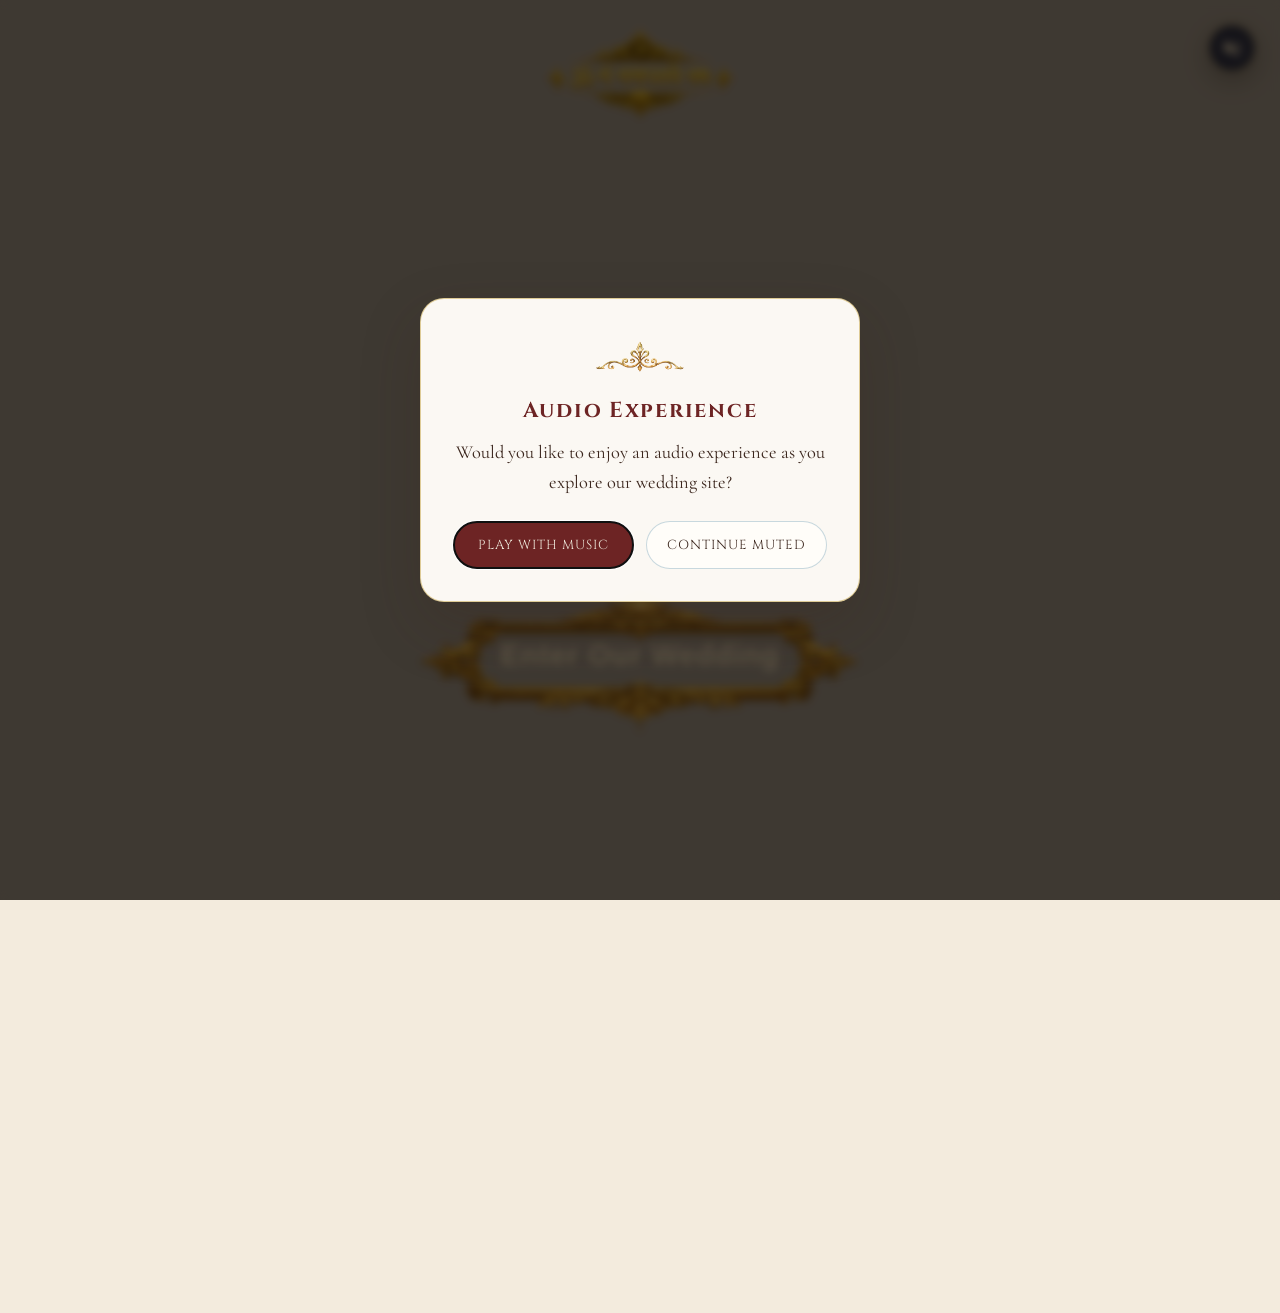
<file: index.html>
<!DOCTYPE html>
<html lang="en">
<head>
  <meta charset="UTF-8"/>
  <meta name="viewport" content="width=device-width, initial-scale=1.0"/>
  <title>Lalana & Kartik Wedding</title>

  <script>
    if (window.location.hash === "#main") {
      document.documentElement.classList.add("skip-splash");
    } else {
      document.documentElement.classList.add("splash-active");
    }
  </script>

  <link rel="preconnect" href="https://fonts.googleapis.com">
  <link rel="preconnect" href="https://fonts.gstatic.com" crossorigin>
  <link href="https://fonts.googleapis.com/css2?family=Cormorant+Garamond:wght@400;500;600;700&family=Cinzel:wght@400;500;600;700&family=Cinzel+Decorative:wght@400;700&family=Parisienne&family=Playfair+Display:wght@500;600&family=Noto+Serif+Telugu:wght@400;500;600;700&display=swap" rel="stylesheet">

  <link rel="stylesheet" href="styles.css?v=40"/>
</head>
<body>

<!-- ============ SPLASH SCREEN ============ -->
<section class="splash" id="splash">
  <video id="heroVideo" class="bg-video" autoplay muted loop playsinline>
    <source src="ganapati-video.mp4" type="video/mp4">
  </video>

  <div class="overlay"></div>

  <div class="splash-sound-wrap">
    <button type="button" id="splashSoundBtn" class="splash-sound-btn" aria-label="Unmute splash video" aria-pressed="true">
      <svg class="sound-icon sound-icon-muted" viewBox="0 0 24 24" width="22" height="22" fill="currentColor" aria-hidden="true">
        <path d="M16.5 12A4.5 4.5 0 0 0 14 8.03v2.21l2.45 2.45c.03-.2.05-.41.05-.69zm2.5 0c0 .94-.2 1.82-.54 2.64l1.51 1.51A8.796 8.796 0 0 0 21 12c0-2.76-1.28-5.22-3.29-6.82l-1.5 1.5A6.5 6.5 0 0 1 19 12zM4.27 3 3 4.27 7.73 9H3v6h4l5 5v-6.73l4.25 4.25c-.67.52-1.42.93-2.25 1.18v2.06a8.99 8.99 0 0 0 3.69-1.81L19.73 21 21 19.73l-9-9L4.27 3zM12 4 9.91 6.09 12 8.18V4z"/>
      </svg>
      <svg class="sound-icon sound-icon-unmuted" viewBox="0 0 24 24" width="22" height="22" fill="currentColor" aria-hidden="true">
        <path d="M3 9v6h4l5 5V4L7 9H3zm13.5 3A4.5 4.5 0 0 0 14 7.97v8.05c1.48-.73 2.5-2.25 2.5-4.02zM14 3.23v2.06c2.89.86 5 3.54 5 6.71s-2.11 5.85-5 6.71v2.06c4.01-.91 7-4.49 7-8.77s-2.99-7.86-7-8.77z"/>
      </svg>
    </button>
  </div>

  <div class="splash-content">
    <div class="mantra-wrapper">
      <img src="om-ganapati.png?v=3" class="mantra-img" alt="ॐ गं गणपतये नमः">
    </div>

    <button id="enterBtn" class="royal-image-btn">
      <img src="royal-button-frame-v2.png" alt="" class="button-frame-img"/>
      <span class="button-text">Enter Our Wedding</span>
    </button>
  </div>
</section>

<!-- ============ MAIN WELCOME SITE ============ -->
<div class="site welcome-active">

  <div id="site-nav-mount">
    <header class="site-nav">
      <a class="brand-monogram" href="index.html#main" aria-label="Lalana & Kartik — Home">
        <span class="lk-lockup">
          <img class="silhouette" src="lk-silhouette-from-a.png" alt=""/>
          <span class="letters" aria-hidden="true"><span>L</span><span class="amp">&</span><span>K</span></span>
        </span>
      </a>
      <nav>
        <ul class="nav-links" id="navLinks">
          <li><a href="index.html#main"><svg class="nav-icon" viewBox="0 0 24 24" width="16" height="16" fill="currentColor"><path d="M10 20v-6h4v6h5v-8h3L12 3 2 12h3v8z"/></svg>Home</a></li>
          <li class="sep">|</li>
          <li><a href="events.html"><svg class="nav-icon" viewBox="0 0 24 24" width="16" height="16" fill="currentColor"><path d="M12 3L2 9v2h2v8h16V11h2V9L12 3zm0 2.31L18 9H6l6-3.69zM8 11h2v6H8v-6zm3 0h2v6h-2v-6zm3 0h2v6h-2v-6z"/></svg>Events</a></li>
          <li class="sep">|</li>
          <li><a href="rsvp.html"><svg class="nav-icon" viewBox="0 0 24 24" width="16" height="16" fill="currentColor"><path d="M20 4H4c-1.1 0-2 .9-2 2v12c0 1.1.9 2 2 2h16c1.1 0 2-.9 2-2V6c0-1.1-.9-2-2-2zm0 4l-8 5-8-5V6l8 5 8-5v2z"/></svg>RSVP</a></li>
          <li class="sep">|</li>
          <li><a href="our-story.html"><svg class="nav-icon" viewBox="0 0 24 24" width="16" height="16" fill="currentColor"><path d="M12 2C6.48 2 2 6.48 2 12s4.48 10 10 10 10-4.48 10-10S17.52 2 12 2zm-1 14H9V8h2v8zm4 0h-2V8h2v8z"/></svg>Our Story</a></li>
          <li class="sep">|</li>
          <li><a href="gift-registry.html"><svg class="nav-icon" viewBox="0 0 24 24" width="16" height="16" fill="currentColor"><path d="M20 6h-2.18c.07-.28.18-.54.18-.83C18 3.42 16.5 2 14.83 2c-.96 0-1.8.5-2.31 1.24L12 4.04l-.52-.8C10.97 2.5 10.13 2 9.17 2 7.5 2 6 3.42 6 5.17c0 .29.11.55.18.83H4c-1.1 0-2 .9-2 2v4h1v7c0 1.1.9 2 2 2h14c1.1 0 2-.9 2-2v-7h1V8c0-1.1-.9-2-2-2zm-5.17-2c.46 0 .83.38.83.83 0 .46-.37.84-.83.84H13v-.05l1.05-1.62H14.83zM9.17 4.67c.46 0 .83.38.83.83 0 .46-.37.84-.83.84H9.95L11 4.72v-.05C10.62 4.22 9.94 4 9.17 4.67zM11 19H7v-7h4v7zm0-9H4V8h7v2zm6 9h-4v-7h4v7zm2-9h-7V8h7v2z"/></svg>Gift Registry</a></li>
        </ul>
      </nav>
      <button class="nav-toggle" id="navToggle" aria-label="Toggle menu">
        <span></span><span></span><span></span>
      </button>
      <span class="nav-rule"></span>
    </header>
  </div>

  <main class="home-screen invitation-home" aria-label="Welcome">

    <div class="invitation-scene temple-hero home-hero">
      <div class="toran-hang" aria-hidden="true">
        <span></span><span></span><span></span><span></span><span></span>
        <span></span><span></span><span></span><span></span><span></span>
      </div>

      <article class="invitation-card welcome-card">
        <p class="welcome-eyebrow">Welcome to our</p>
        <h1 class="welcome-wedding">Wedding</h1>

        <h2 class="welcome-names">
          <span class="name-script">Lalana</span>
          <span class="name-amp">&amp;</span>
          <span class="name-script">Kartik</span>
        </h2>

        <div class="welcome-divider"><img src="welcome_bar.png" alt=""></div>

        <p class="welcome-body">
          With the blessings of our families,<br>
          the grace of the divine,<br>
          and hearts filled with love,<br>
          we invite you to celebrate<br>
          this beautiful beginning with us.
        </p>

        <div class="welcome-divider"><img src="welcome_bar.png" alt=""></div>

        <p class="welcome-closing">
          May this day be filled with tradition,<br>
          joy, sacred moments, and memories<br>
          that stay with us forever.
        </p>

        <div class="countdown-widget" id="weddingCountdown" aria-live="polite">
          <p class="countdown-label">Countdown to Muhurtham</p>
          <p class="countdown-sub">27 August 2026 · 11:20 AM · Hyderabad</p>
          <div class="countdown-grid">
            <div class="countdown-unit">
              <span class="countdown-num" id="cdDays">--</span>
              <span class="countdown-cap">Days</span>
            </div>
            <div class="countdown-unit">
              <span class="countdown-num" id="cdHours">--</span>
              <span class="countdown-cap">Hours</span>
            </div>
            <div class="countdown-unit">
              <span class="countdown-num" id="cdMins">--</span>
              <span class="countdown-cap">Mins</span>
            </div>
            <div class="countdown-unit">
              <span class="countdown-num" id="cdSecs">--</span>
              <span class="countdown-cap">Secs</span>
            </div>
          </div>
        </div>
      </article>
    </div>

  </main>

  <!-- ============ MOBILE SINGLE-SCROLL PAGES ============ -->
  <div id="mobile-pages" class="mobile-only">
    <div class="mobile-page-section" data-src="events.html" data-label="Events"></div>
    <div class="mobile-page-section" data-src="rsvp.html" data-label="RSVP"></div>
    <div class="mobile-page-section" data-src="our-story.html" data-label="Our Story"></div>
    <div class="mobile-page-section" data-src="gift-registry.html" data-label="Gift Registry"></div>
  </div>

  <div id="site-footer-mount"></div>
</div>

<script src="rsvp-config.js"></script>
  <script src="script.js?v=30"></script>
</body>
</html>
</file>
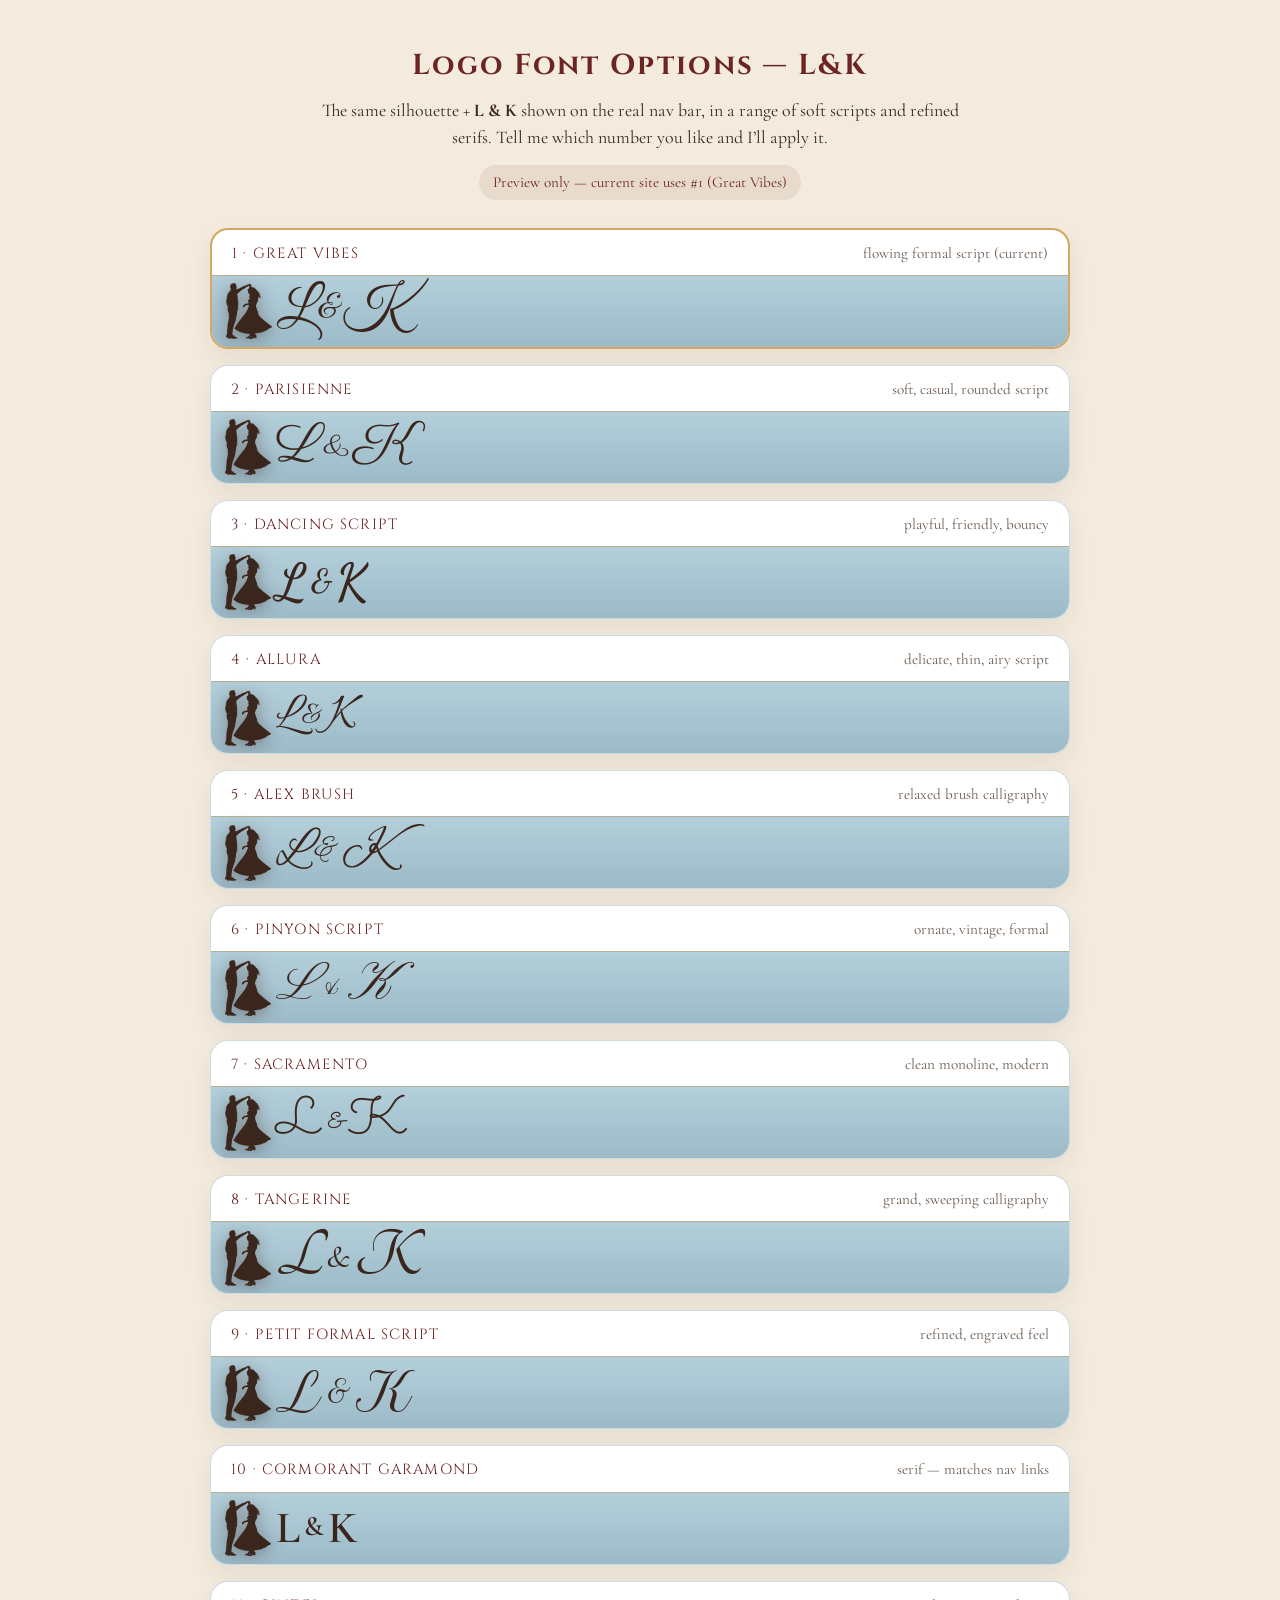
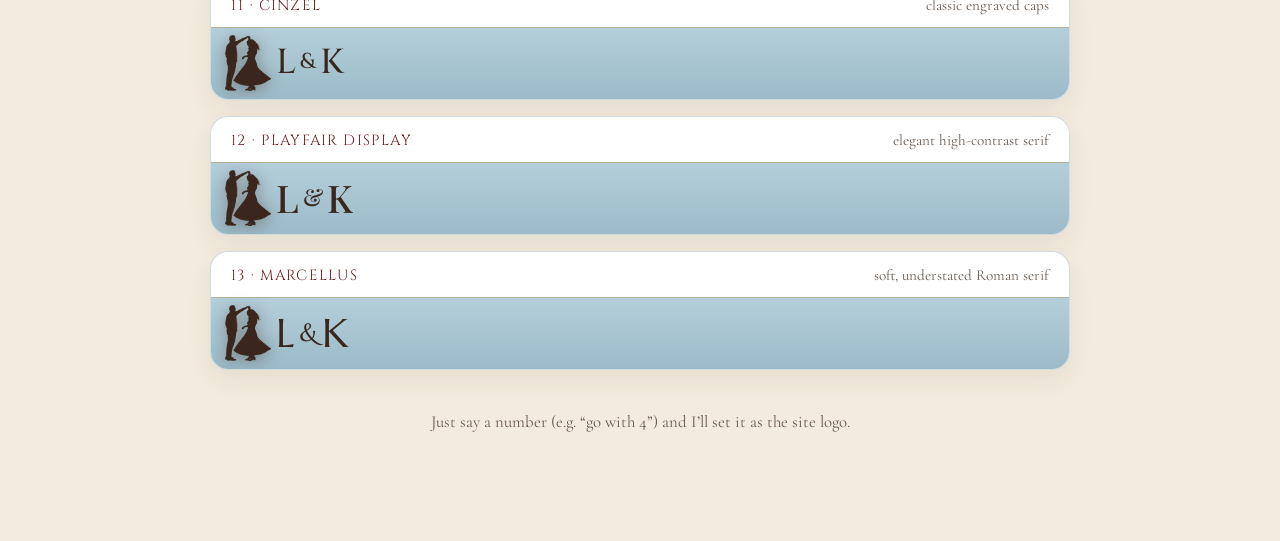
<file: logo-font-options.html>
<!DOCTYPE html>
<html lang="en">
<head>
  <meta charset="UTF-8"/>
  <meta name="viewport" content="width=device-width, initial-scale=1.0"/>
  <title>Logo Font Options — L&K | Lalana & Kartik</title>
  <link rel="preconnect" href="https://fonts.googleapis.com">
  <link rel="preconnect" href="https://fonts.gstatic.com" crossorigin>
  <link href="https://fonts.googleapis.com/css2?family=Great+Vibes&family=Parisienne&family=Dancing+Script:wght@500;600&family=Allura&family=Alex+Brush&family=Pinyon+Script&family=Sacramento&family=Tangerine:wght@400;700&family=Petit+Formal+Script&family=Cormorant+Garamond:wght@500;600&family=Cinzel:wght@500&family=Cinzel+Decorative:wght@400;700&family=Playfair+Display:wght@500;600&family=EB+Garamond:wght@500&family=Marcellus&display=swap" rel="stylesheet">
  <style>
    :root {
      --primary-blue: #B3CFDA;
      --muted-blue: #9CBAC8;
      --ivory: #ECE5D8;
      --warm-cream: #F3EBDD;
      --text-dark: #3B261D;
      --maroon: #6D2424;
      --gold: #D6A764;
      --antique-gold: #A59566;
    }

    * { box-sizing: border-box; }

    body {
      margin: 0;
      font-family: 'Cormorant Garamond', serif;
      background: var(--warm-cream);
      color: var(--text-dark);
      line-height: 1.5;
    }

    header {
      text-align: center;
      padding: 44px 24px 20px;
    }

    header h1 {
      font-family: 'Cinzel', serif;
      color: var(--maroon);
      letter-spacing: 0.08em;
      font-size: clamp(1.35rem, 3vw, 1.8rem);
      margin: 0 0 10px;
    }

    header p { max-width: 640px; margin: 0 auto; font-size: 1.12rem; }

    .badge {
      display: inline-block;
      margin-top: 14px;
      padding: 6px 14px;
      border-radius: 999px;
      background: rgba(109, 36, 36, 0.08);
      color: var(--maroon);
      font-size: 0.95rem;
    }

    main {
      max-width: 900px;
      margin: 0 auto;
      padding: 8px 20px 90px;
      display: flex;
      flex-direction: column;
      gap: 16px;
    }

    .option {
      background: #fff;
      border: 1px solid rgba(156, 186, 200, 0.5);
      border-radius: 18px;
      overflow: hidden;
      box-shadow: 0 10px 26px rgba(59, 38, 29, 0.07);
    }

    .option.current { border: 2px solid var(--gold); }

    .option .meta {
      display: flex;
      align-items: baseline;
      justify-content: space-between;
      gap: 12px;
      padding: 12px 20px 10px;
    }

    .option .meta .name {
      font-family: 'Cinzel', serif;
      font-size: 0.92rem;
      letter-spacing: 0.08em;
      color: var(--maroon);
      text-transform: uppercase;
    }

    .option .meta .tag { font-size: 0.95rem; color: #6a5a4f; }

    /* Real nav bar mock */
    .nav-mock {
      display: flex;
      align-items: center;
      height: 72px;
      padding: 0 24px 0 14px;
      background: linear-gradient(180deg, var(--primary-blue) 0%, var(--muted-blue) 100%);
      border-top: 1px solid rgba(214, 167, 100, 0.5);
    }

    .lk-lockup {
      --silhouette-h: 56px;
      --letter-size: calc(var(--silhouette-h) * 0.92);
      display: inline-flex;
      align-items: center;
      gap: 5px;
      height: var(--silhouette-h);
      line-height: 1;
    }

    .lk-lockup .silhouette {
      display: block;
      height: var(--silhouette-h);
      width: auto;
      flex-shrink: 0;
      filter: drop-shadow(0 2px 8px rgba(59, 38, 29, 0.4));
    }

    .lk-lockup .letters {
      display: inline-flex;
      align-items: center;
      gap: 2px;
      color: var(--text-dark);
      font-size: var(--letter-size);
      line-height: 1;
      user-select: none;
      height: var(--silhouette-h);
    }

    .lk-lockup .letters .amp {
      font-size: 0.62em;
      margin: 0 2px;
      position: relative;
      top: -1px;
    }

    /* ---- font families per option ---- */
    .f-great-vibes .letters { font-family: 'Great Vibes', cursive; }
    .f-parisienne .letters { font-family: 'Parisienne', cursive; }
    .f-dancing .letters { font-family: 'Dancing Script', cursive; font-weight: 600; }
    .f-allura .letters { font-family: 'Allura', cursive; }
    .f-alex .letters { font-family: 'Alex Brush', cursive; }
    .f-pinyon .letters { font-family: 'Pinyon Script', cursive; }
    .f-sacramento .letters { font-family: 'Sacramento', cursive; }
    .f-tangerine .letters { font-family: 'Tangerine', cursive; font-weight: 700; font-size: calc(var(--silhouette-h) * 1.25); }
    .f-petit .letters { font-family: 'Petit Formal Script', cursive; }
    .f-cormorant .letters { font-family: 'Cormorant Garamond', serif; font-weight: 600; font-size: calc(var(--silhouette-h) * 0.8); }
    .f-cinzel .letters { font-family: 'Cinzel', serif; font-weight: 500; font-size: calc(var(--silhouette-h) * 0.62); letter-spacing: 0.02em; }
    .f-playfair .letters { font-family: 'Playfair Display', serif; font-weight: 500; font-size: calc(var(--silhouette-h) * 0.68); }
    .f-marcellus .letters { font-family: 'Marcellus', serif; font-size: calc(var(--silhouette-h) * 0.72); letter-spacing: 0.02em; }

    .note-foot {
      text-align: center;
      font-size: 1.05rem;
      color: #6a5a4f;
      padding-top: 6px;
    }
  </style>
</head>
<body>
  <header>
    <h1>Logo Font Options — L&amp;K</h1>
    <p>The same silhouette + <strong>L&nbsp;&amp;&nbsp;K</strong> shown on the real nav bar, in a range of soft scripts and refined serifs. Tell me which number you like and I’ll apply it.</p>
    <span class="badge">Preview only — current site uses #1 (Great Vibes)</span>
  </header>

  <main>
    <div class="option current">
      <div class="meta"><span class="name">1 · Great Vibes</span><span class="tag">flowing formal script (current)</span></div>
      <div class="nav-mock"><span class="lk-lockup f-great-vibes"><img class="silhouette" src="lk-silhouette-from-a.png" alt=""/><span class="letters"><span>L</span><span class="amp">&amp;</span><span>K</span></span></span></div>
    </div>

    <div class="option">
      <div class="meta"><span class="name">2 · Parisienne</span><span class="tag">soft, casual, rounded script</span></div>
      <div class="nav-mock"><span class="lk-lockup f-parisienne"><img class="silhouette" src="lk-silhouette-from-a.png" alt=""/><span class="letters"><span>L</span><span class="amp">&amp;</span><span>K</span></span></span></div>
    </div>

    <div class="option">
      <div class="meta"><span class="name">3 · Dancing Script</span><span class="tag">playful, friendly, bouncy</span></div>
      <div class="nav-mock"><span class="lk-lockup f-dancing"><img class="silhouette" src="lk-silhouette-from-a.png" alt=""/><span class="letters"><span>L</span><span class="amp">&amp;</span><span>K</span></span></span></div>
    </div>

    <div class="option">
      <div class="meta"><span class="name">4 · Allura</span><span class="tag">delicate, thin, airy script</span></div>
      <div class="nav-mock"><span class="lk-lockup f-allura"><img class="silhouette" src="lk-silhouette-from-a.png" alt=""/><span class="letters"><span>L</span><span class="amp">&amp;</span><span>K</span></span></span></div>
    </div>

    <div class="option">
      <div class="meta"><span class="name">5 · Alex Brush</span><span class="tag">relaxed brush calligraphy</span></div>
      <div class="nav-mock"><span class="lk-lockup f-alex"><img class="silhouette" src="lk-silhouette-from-a.png" alt=""/><span class="letters"><span>L</span><span class="amp">&amp;</span><span>K</span></span></span></div>
    </div>

    <div class="option">
      <div class="meta"><span class="name">6 · Pinyon Script</span><span class="tag">ornate, vintage, formal</span></div>
      <div class="nav-mock"><span class="lk-lockup f-pinyon"><img class="silhouette" src="lk-silhouette-from-a.png" alt=""/><span class="letters"><span>L</span><span class="amp">&amp;</span><span>K</span></span></span></div>
    </div>

    <div class="option">
      <div class="meta"><span class="name">7 · Sacramento</span><span class="tag">clean monoline, modern</span></div>
      <div class="nav-mock"><span class="lk-lockup f-sacramento"><img class="silhouette" src="lk-silhouette-from-a.png" alt=""/><span class="letters"><span>L</span><span class="amp">&amp;</span><span>K</span></span></span></div>
    </div>

    <div class="option">
      <div class="meta"><span class="name">8 · Tangerine</span><span class="tag">grand, sweeping calligraphy</span></div>
      <div class="nav-mock"><span class="lk-lockup f-tangerine"><img class="silhouette" src="lk-silhouette-from-a.png" alt=""/><span class="letters"><span>L</span><span class="amp">&amp;</span><span>K</span></span></span></div>
    </div>

    <div class="option">
      <div class="meta"><span class="name">9 · Petit Formal Script</span><span class="tag">refined, engraved feel</span></div>
      <div class="nav-mock"><span class="lk-lockup f-petit"><img class="silhouette" src="lk-silhouette-from-a.png" alt=""/><span class="letters"><span>L</span><span class="amp">&amp;</span><span>K</span></span></span></div>
    </div>

    <div class="option">
      <div class="meta"><span class="name">10 · Cormorant Garamond</span><span class="tag">serif — matches nav links</span></div>
      <div class="nav-mock"><span class="lk-lockup f-cormorant"><img class="silhouette" src="lk-silhouette-from-a.png" alt=""/><span class="letters"><span>L</span><span class="amp">&amp;</span><span>K</span></span></span></div>
    </div>

    <div class="option">
      <div class="meta"><span class="name">11 · Cinzel</span><span class="tag">classic engraved caps</span></div>
      <div class="nav-mock"><span class="lk-lockup f-cinzel"><img class="silhouette" src="lk-silhouette-from-a.png" alt=""/><span class="letters"><span>L</span><span class="amp">&amp;</span><span>K</span></span></span></div>
    </div>

    <div class="option">
      <div class="meta"><span class="name">12 · Playfair Display</span><span class="tag">elegant high-contrast serif</span></div>
      <div class="nav-mock"><span class="lk-lockup f-playfair"><img class="silhouette" src="lk-silhouette-from-a.png" alt=""/><span class="letters"><span>L</span><span class="amp">&amp;</span><span>K</span></span></span></div>
    </div>

    <div class="option">
      <div class="meta"><span class="name">13 · Marcellus</span><span class="tag">soft, understated Roman serif</span></div>
      <div class="nav-mock"><span class="lk-lockup f-marcellus"><img class="silhouette" src="lk-silhouette-from-a.png" alt=""/><span class="letters"><span>L</span><span class="amp">&amp;</span><span>K</span></span></span></div>
    </div>

    <p class="note-foot">Just say a number (e.g. “go with 4”) and I’ll set it as the site logo.</p>
  </main>
</body>
</html>
</file>
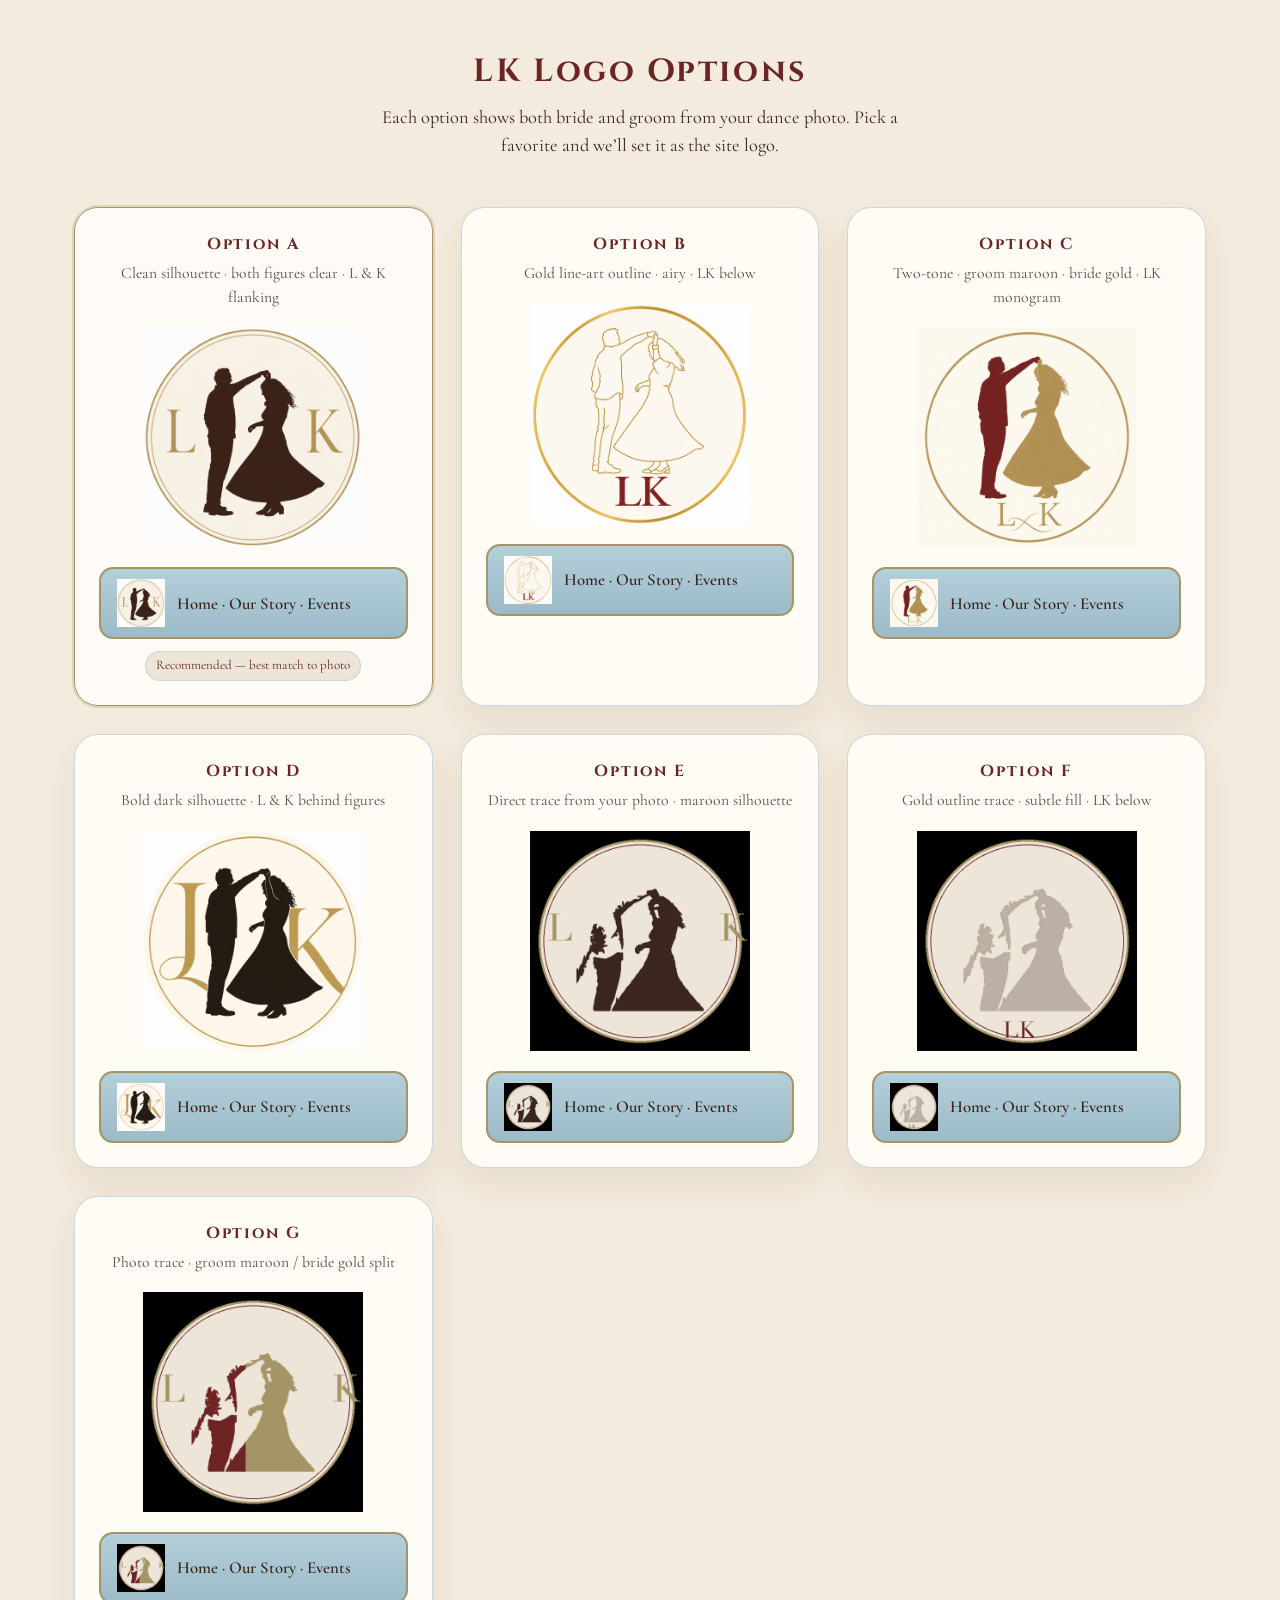
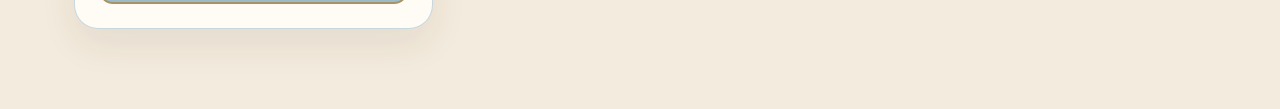
<file: logo-options.html>
<!DOCTYPE html>
<html lang="en">
<head>
  <meta charset="UTF-8"/>
  <meta name="viewport" content="width=device-width, initial-scale=1.0"/>
  <title>LK Logo Options | Lalana & Kartik</title>
  <link href="https://fonts.googleapis.com/css2?family=Cormorant+Garamond:wght@500;600&family=Cinzel:wght@500&display=swap" rel="stylesheet">
  <style>
    :root {
      --ivory: #ECE5D8;
      --warm-cream: #F3EBDD;
      --gold: #A59566;
      --maroon: #6D2424;
      --text: #3B261D;
      --primary-blue: #B3CFDA;
      --muted-blue: #9CBAC8;
    }
    * { box-sizing: border-box; }
    body {
      margin: 0;
      font-family: 'Cormorant Garamond', serif;
      background: var(--warm-cream);
      color: var(--text);
      line-height: 1.5;
    }
    header {
      text-align: center;
      padding: 48px 24px 24px;
    }
    header h1 {
      font-family: 'Cinzel', serif;
      color: var(--maroon);
      letter-spacing: 0.08em;
      margin: 0 0 8px;
    }
    header p { max-width: 560px; margin: 0 auto; font-size: 1.15rem; }
    .grid {
      display: grid;
      grid-template-columns: repeat(auto-fit, minmax(280px, 1fr));
      gap: 28px;
      max-width: 1180px;
      margin: 0 auto;
      padding: 24px 24px 80px;
    }
    .option {
      background: rgba(255, 252, 247, 0.96);
      border: 1px solid rgba(156, 186, 200, 0.55);
      border-radius: 24px;
      padding: 24px;
      text-align: center;
      box-shadow: 0 16px 36px rgba(59, 38, 29, 0.08);
    }
    .option h2 {
      font-family: 'Cinzel', serif;
      font-size: 1rem;
      letter-spacing: 0.12em;
      color: var(--maroon);
      margin: 0 0 6px;
    }
    .option p {
      margin: 0 0 18px;
      font-size: 0.98rem;
      color: #5a4a3f;
    }
    .logo-large img {
      width: min(220px, 70vw);
      height: auto;
      display: block;
      margin: 0 auto 20px;
    }
    .nav-preview {
      display: flex;
      align-items: center;
      gap: 12px;
      background: linear-gradient(180deg, var(--primary-blue) 0%, var(--muted-blue) 100%);
      border: 2px solid var(--gold);
      border-radius: 14px;
      padding: 10px 16px;
      margin-top: 8px;
    }
    .nav-preview img {
      width: 48px;
      height: 48px;
      object-fit: contain;
      flex-shrink: 0;
    }
    .nav-preview span {
      font-family: 'Cormorant Garamond', serif;
      font-size: 1.05rem;
      font-weight: 600;
      color: var(--text);
    }
    .tag {
      display: inline-block;
      margin-top: 12px;
      padding: 4px 10px;
      border-radius: 999px;
      background: var(--ivory);
      border: 1px solid rgba(156, 186, 200, 0.45);
      font-size: 0.82rem;
      color: var(--maroon);
    }
    .recommended { border-color: var(--gold); box-shadow: 0 0 0 2px rgba(165, 149, 102, 0.25); }
  </style>
</head>
<body>
  <header>
    <h1>LK Logo Options</h1>
    <p>Each option shows both bride and groom from your dance photo. Pick a favorite and we’ll set it as the site logo.</p>
  </header>

  <div class="grid">
    <article class="option recommended">
      <h2>Option A</h2>
      <p>Clean silhouette · both figures clear · L &amp; K flanking</p>
      <div class="logo-large"><img src="lk-logo-option-a.png" alt="Logo option A"></div>
      <div class="nav-preview">
        <img src="lk-logo-option-a.png" alt="">
        <span>Home · Our Story · Events</span>
      </div>
      <span class="tag">Recommended — best match to photo</span>
    </article>

    <article class="option">
      <h2>Option B</h2>
      <p>Gold line-art outline · airy · LK below</p>
      <div class="logo-large"><img src="lk-logo-option-b.png" alt="Logo option B"></div>
      <div class="nav-preview">
        <img src="lk-logo-option-b.png" alt="">
        <span>Home · Our Story · Events</span>
      </div>
    </article>

    <article class="option">
      <h2>Option C</h2>
      <p>Two-tone · groom maroon · bride gold · LK monogram</p>
      <div class="logo-large"><img src="lk-logo-option-c.png" alt="Logo option C"></div>
      <div class="nav-preview">
        <img src="lk-logo-option-c.png" alt="">
        <span>Home · Our Story · Events</span>
      </div>
    </article>

    <article class="option">
      <h2>Option D</h2>
      <p>Bold dark silhouette · L &amp; K behind figures</p>
      <div class="logo-large"><img src="lk-logo-option-d.png" alt="Logo option D"></div>
      <div class="nav-preview">
        <img src="lk-logo-option-d.png" alt="">
        <span>Home · Our Story · Events</span>
      </div>
    </article>

    <article class="option">
      <h2>Option E</h2>
      <p>Direct trace from your photo · maroon silhouette</p>
      <div class="logo-large"><img src="lk-logo-option-e.png" alt="Logo option E"></div>
      <div class="nav-preview">
        <img src="lk-logo-option-e.png" alt="">
        <span>Home · Our Story · Events</span>
      </div>
    </article>

    <article class="option">
      <h2>Option F</h2>
      <p>Gold outline trace · subtle fill · LK below</p>
      <div class="logo-large"><img src="lk-logo-option-f.png" alt="Logo option F"></div>
      <div class="nav-preview">
        <img src="lk-logo-option-f.png" alt="">
        <span>Home · Our Story · Events</span>
      </div>
    </article>

    <article class="option">
      <h2>Option G</h2>
      <p>Photo trace · groom maroon / bride gold split</p>
      <div class="logo-large"><img src="lk-logo-option-g.png" alt="Logo option G"></div>
      <div class="nav-preview">
        <img src="lk-logo-option-g.png" alt="">
        <span>Home · Our Story · Events</span>
      </div>
    </article>
  </div>
</body>
</html>
</file>
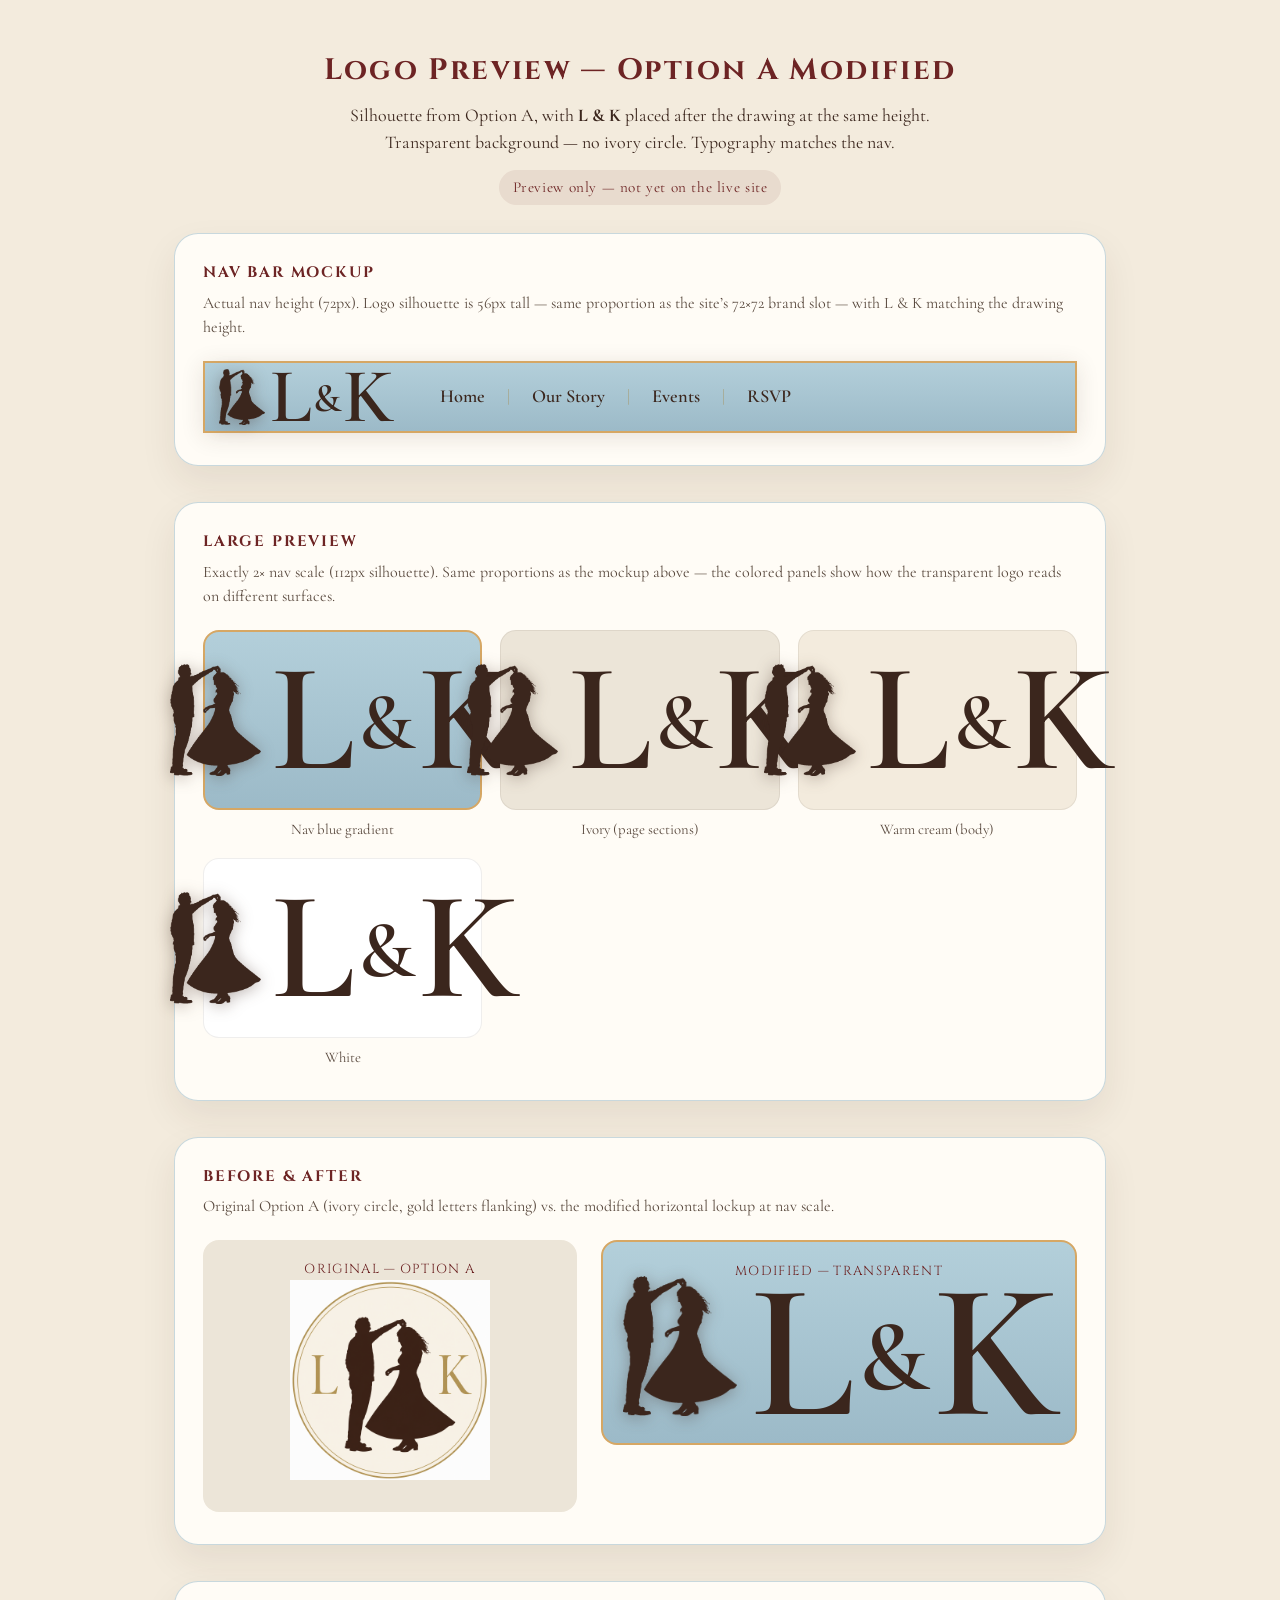
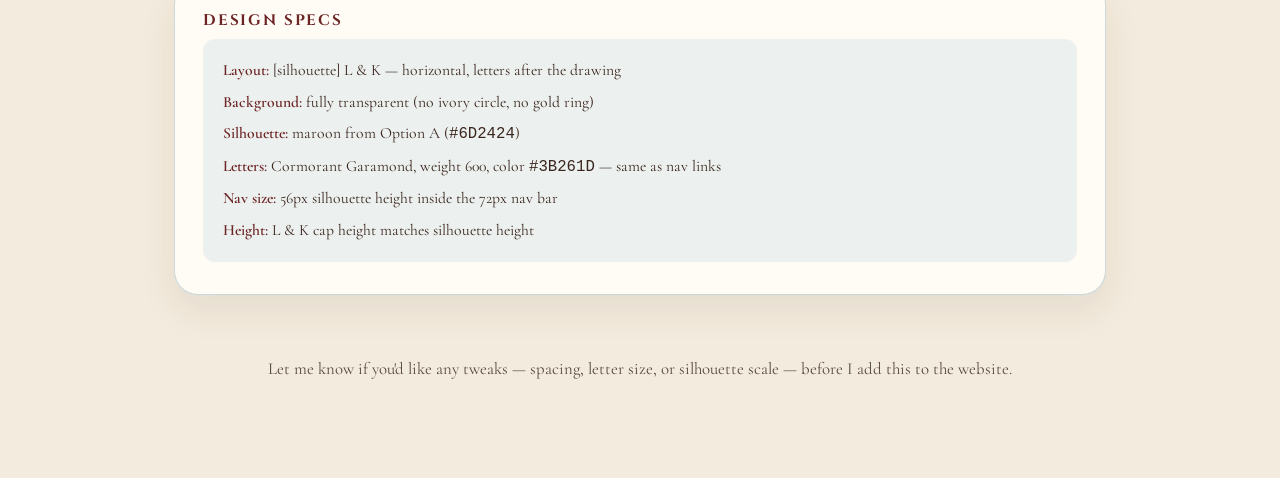
<file: logo-preview-v2.html>
<!DOCTYPE html>
<html lang="en">
<head>
  <meta charset="UTF-8"/>
  <meta name="viewport" content="width=device-width, initial-scale=1.0"/>
  <title>Logo Preview — Option A Modified | Lalana & Kartik</title>
  <link href="https://fonts.googleapis.com/css2?family=Cormorant+Garamond:wght@600&family=Cinzel:wght@500&display=swap" rel="stylesheet">
  <style>
    :root {
      --ivory: #ECE5D8;
      --warm-cream: #F3EBDD;
      --gold: #D6A764;
      --antique-gold: #A59566;
      --maroon: #6D2424;
      --text-dark: #3B261D;
      --primary-blue: #B3CFDA;
      --muted-blue: #9CBAC8;
    }

    * { box-sizing: border-box; }

    body {
      margin: 0;
      font-family: 'Cormorant Garamond', serif;
      background: var(--warm-cream);
      color: var(--text-dark);
      line-height: 1.5;
    }

    header {
      text-align: center;
      padding: 48px 24px 28px;
    }

    header h1 {
      font-family: 'Cinzel', serif;
      color: var(--maroon);
      letter-spacing: 0.08em;
      font-size: clamp(1.4rem, 3vw, 1.85rem);
      margin: 0 0 10px;
    }

    header p {
      max-width: 620px;
      margin: 0 auto;
      font-size: 1.12rem;
    }

    .badge {
      display: inline-block;
      margin-top: 14px;
      padding: 6px 14px;
      border-radius: 999px;
      background: rgba(109, 36, 36, 0.08);
      color: var(--maroon);
      font-size: 0.95rem;
      letter-spacing: 0.04em;
    }

    main {
      max-width: 980px;
      margin: 0 auto;
      padding: 0 24px 80px;
      display: flex;
      flex-direction: column;
      gap: 36px;
    }

    section {
      background: rgba(255, 252, 247, 0.96);
      border: 1px solid rgba(156, 186, 200, 0.55);
      border-radius: 24px;
      padding: 28px 28px 32px;
      box-shadow: 0 16px 36px rgba(59, 38, 29, 0.08);
    }

    section h2 {
      font-family: 'Cinzel', serif;
      font-size: 0.95rem;
      letter-spacing: 0.12em;
      color: var(--maroon);
      margin: 0 0 6px;
      text-transform: uppercase;
    }

    section .note {
      margin: 0 0 22px;
      font-size: 1rem;
      color: #5a4a3f;
    }

    /* ── Horizontal lockup: silhouette + L & K ──
       --scale: 1 = nav size, 2 = large preview (exact 2×) ── */
    .lk-lockup {
      --scale: 1;
      --silhouette-h: calc(56px * var(--scale));
      --letter-size: calc(var(--silhouette-h) * 1.38);
      --lockup-gap: calc(5px * var(--scale));
      --letter-gap: calc(2px * var(--scale));
      display: inline-flex;
      align-items: center;
      gap: var(--lockup-gap);
      line-height: 1;
      height: var(--silhouette-h);
    }

    .lk-lockup .silhouette {
      display: block;
      height: var(--silhouette-h);
      width: auto;
      flex-shrink: 0;
      filter: drop-shadow(0 2px 8px rgba(59, 38, 29, 0.35));
    }

    .lk-lockup .letters {
      display: inline-flex;
      align-items: center;
      gap: var(--letter-gap);
      font-family: 'Cormorant Garamond', serif;
      font-weight: 600;
      color: var(--text-dark);
      font-size: var(--letter-size);
      line-height: 1;
      letter-spacing: -0.02em;
      user-select: none;
      height: var(--silhouette-h);
    }

    .lk-lockup .letters .amp {
      font-size: 0.52em;
      line-height: 1;
      margin: 0 calc(1px * var(--scale));
      position: relative;
      top: calc(2px * var(--scale));
    }

    /* ── Surface swatches ── */
    .surfaces {
      display: grid;
      grid-template-columns: repeat(auto-fit, minmax(240px, 1fr));
      gap: 18px;
    }

    .surface {
      border-radius: 16px;
      padding: 28px 20px;
      display: flex;
      align-items: center;
      justify-content: center;
      min-height: 180px;
      border: 1px solid rgba(59, 38, 29, 0.08);
    }

    .surface--nav {
      background: linear-gradient(180deg, var(--primary-blue) 0%, var(--muted-blue) 100%);
      border: 2px solid var(--gold);
    }

    .surface--ivory { background: var(--ivory); }
    .surface--cream { background: var(--warm-cream); }
    .surface--white { background: #fff; }

    .surface-label {
      text-align: center;
      margin-top: 8px;
      font-size: 0.92rem;
      color: #5a4a3f;
    }

    .surface-wrap { text-align: center; }

    /* ── Nav mockup (actual site dimensions) ── */
    .nav-mock {
      display: flex;
      align-items: center;
      justify-content: center;
      height: 72px;
      padding: 0 160px 0 110px;
      background: linear-gradient(180deg, var(--primary-blue) 0%, var(--muted-blue) 100%);
      border: 2px solid var(--gold);
      border-radius: 0;
      box-shadow: 0 4px 22px rgba(59, 38, 29, 0.12);
      position: relative;
      overflow: visible;
    }

    .nav-mock .brand-slot {
      position: absolute;
      left: 14px;
      top: 50%;
      transform: translateY(-50%);
      height: 56px;
      display: flex;
      align-items: center;
    }

    .nav-mock .nav-links {
      display: flex;
      align-items: center;
      gap: 0;
      list-style: none;
      margin: 0;
      padding: 0;
    }

    .nav-mock .nav-links a {
      color: var(--text-dark);
      font-family: 'Cormorant Garamond', serif;
      font-weight: 600;
      font-size: 1.15rem;
      text-decoration: none;
      padding: 8px 14px;
    }

    .nav-mock .nav-links .sep {
      color: var(--antique-gold);
      opacity: 0.7;
      font-size: 1.1rem;
      padding: 0 8px;
    }

    /* ── Before / after ── */
    .compare {
      display: grid;
      grid-template-columns: 1fr 1fr;
      gap: 24px;
      align-items: start;
    }

    @media (max-width: 680px) {
      .compare { grid-template-columns: 1fr; }
      .nav-mock { padding: 0 16px; }
    }

    .compare-card {
      text-align: center;
      padding: 20px;
      border-radius: 16px;
      background: var(--ivory);
    }

    .compare-card img {
      max-width: 200px;
      height: auto;
      display: block;
      margin: 0 auto 12px;
    }

    .compare-card .label {
      font-family: 'Cinzel', serif;
      font-size: 0.82rem;
      letter-spacing: 0.1em;
      color: var(--maroon);
      text-transform: uppercase;
    }

    .specs {
      margin: 0;
      padding: 16px 20px;
      border-radius: 12px;
      background: rgba(179, 207, 218, 0.25);
      font-size: 0.98rem;
      list-style: none;
    }

    .specs li { padding: 4px 0; }
    .specs strong { color: var(--maroon); font-weight: 600; }

    .cta {
      text-align: center;
      font-size: 1.05rem;
      color: #5a4a3f;
      padding-top: 8px;
    }
  </style>
</head>
<body>
  <header>
    <h1>Logo Preview — Option A Modified</h1>
    <p>Silhouette from Option A, with <strong>L &amp; K</strong> placed after the drawing at the same height. Transparent background — no ivory circle. Typography matches the nav.</p>
    <span class="badge">Preview only — not yet on the live site</span>
  </header>

  <main>
    <section>
      <h2>Nav bar mockup</h2>
      <p class="note">Actual nav height (72px). Logo silhouette is 56px tall — same proportion as the site’s 72×72 brand slot — with L &amp; K matching the drawing height.</p>
      <div class="nav-mock">
        <div class="brand-slot">
          <div class="lk-lockup" style="--scale: 1">
            <img class="silhouette" src="lk-silhouette-from-a.png" alt="L &amp; K"/>
            <span class="letters"><span>L</span><span class="amp">&amp;</span><span>K</span></span>
          </div>
        </div>
        <ul class="nav-links">
          <li><a href="#">Home</a></li>
          <li class="sep">|</li>
          <li><a href="#">Our Story</a></li>
          <li class="sep">|</li>
          <li><a href="#">Events</a></li>
          <li class="sep">|</li>
          <li><a href="#">RSVP</a></li>
        </ul>
      </div>
    </section>

    <section>
      <h2>Large preview</h2>
      <p class="note">Exactly 2× nav scale (112px silhouette). Same proportions as the mockup above — the colored panels show how the transparent logo reads on different surfaces.</p>
      <div class="surfaces">
        <div class="surface-wrap">
          <div class="surface surface--nav">
            <div class="lk-lockup" style="--scale: 2">
              <img class="silhouette" src="lk-silhouette-from-a.png" alt="Lalana & Kartik dance silhouette"/>
              <span class="letters"><span>L</span><span class="amp">&amp;</span><span>K</span></span>
            </div>
          </div>
          <div class="surface-label">Nav blue gradient</div>
        </div>
        <div class="surface-wrap">
          <div class="surface surface--ivory">
            <div class="lk-lockup" style="--scale: 2">
              <img class="silhouette" src="lk-silhouette-from-a.png" alt=""/>
              <span class="letters"><span>L</span><span class="amp">&amp;</span><span>K</span></span>
            </div>
          </div>
          <div class="surface-label">Ivory (page sections)</div>
        </div>
        <div class="surface-wrap">
          <div class="surface surface--cream">
            <div class="lk-lockup" style="--scale: 2">
              <img class="silhouette" src="lk-silhouette-from-a.png" alt=""/>
              <span class="letters"><span>L</span><span class="amp">&amp;</span><span>K</span></span>
            </div>
          </div>
          <div class="surface-label">Warm cream (body)</div>
        </div>
        <div class="surface-wrap">
          <div class="surface surface--white">
            <div class="lk-lockup" style="--scale: 2">
              <img class="silhouette" src="lk-silhouette-from-a.png" alt=""/>
              <span class="letters"><span>L</span><span class="amp">&amp;</span><span>K</span></span>
            </div>
          </div>
          <div class="surface-label">White</div>
        </div>
      </div>
    </section>

    <section>
      <h2>Before &amp; after</h2>
      <p class="note">Original Option A (ivory circle, gold letters flanking) vs. the modified horizontal lockup at nav scale.</p>
      <div class="compare">
        <div class="compare-card">
          <div class="label">Original — Option A</div>
          <img src="lk-logo-option-a.png" alt="Original Option A logo"/>
        </div>
        <div class="compare-card" style="background: linear-gradient(180deg, var(--primary-blue) 0%, var(--muted-blue) 100%); border: 2px solid var(--gold);">
          <div class="label">Modified — transparent</div>
          <div class="lk-lockup" style="--scale: 2.5; margin: 0 auto;">
            <img class="silhouette" src="lk-silhouette-from-a.png" alt=""/>
            <span class="letters"><span>L</span><span class="amp">&amp;</span><span>K</span></span>
          </div>
        </div>
      </div>
    </section>

    <section>
      <h2>Design specs</h2>
      <ul class="specs">
        <li><strong>Layout:</strong> [silhouette] L &amp; K — horizontal, letters after the drawing</li>
        <li><strong>Background:</strong> fully transparent (no ivory circle, no gold ring)</li>
        <li><strong>Silhouette:</strong> maroon from Option A (<code>#6D2424</code>)</li>
        <li><strong>Letters:</strong> Cormorant Garamond, weight 600, color <code>#3B261D</code> — same as nav links</li>
        <li><strong>Nav size:</strong> 56px silhouette height inside the 72px nav bar</li>
        <li><strong>Height:</strong> L &amp; K cap height matches silhouette height</li>
      </ul>
    </section>

    <p class="cta">Let me know if you'd like any tweaks — spacing, letter size, or silhouette scale — before I add this to the website.</p>
  </main>
</body>
</html>
</file>
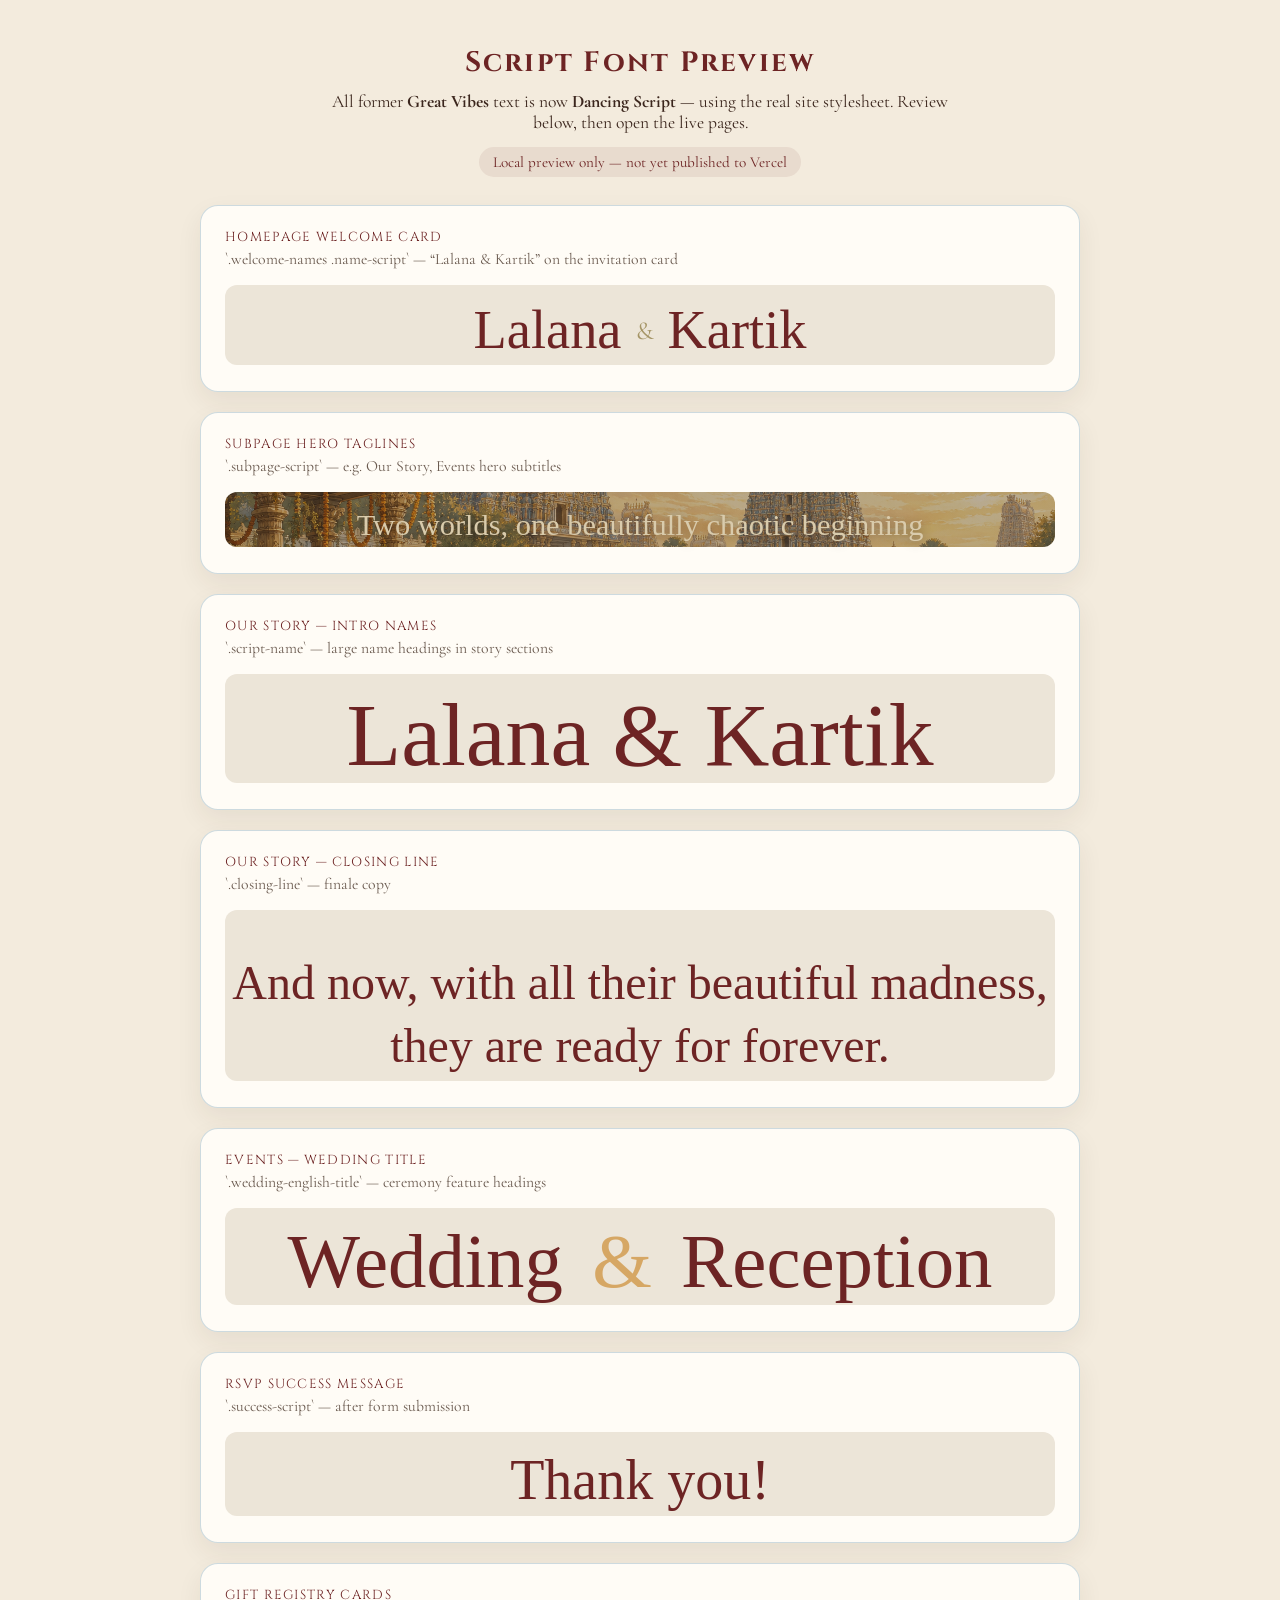
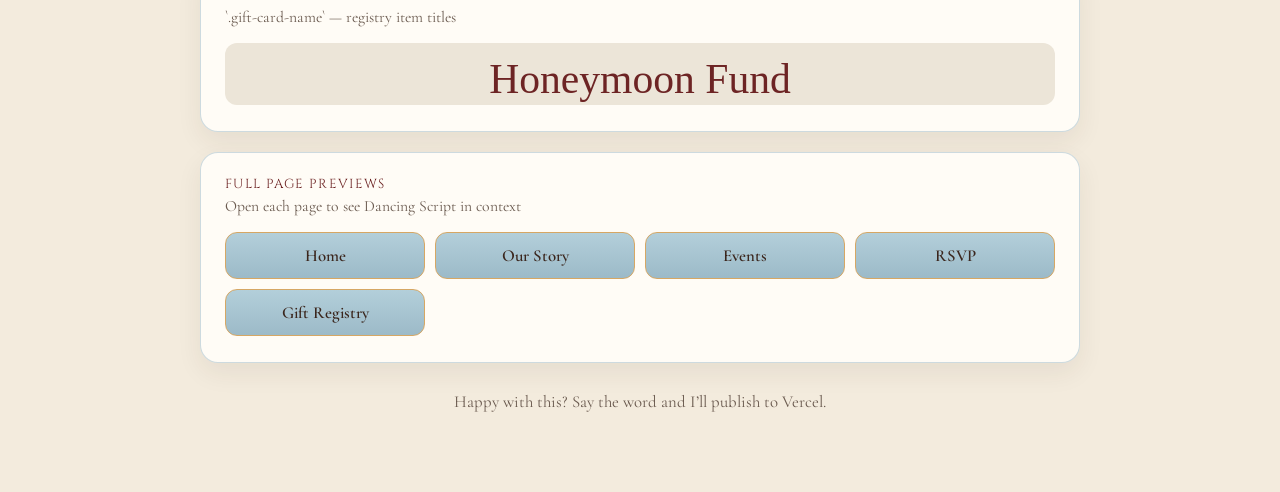
<file: script-font-preview.html>
<!DOCTYPE html>
<html lang="en">
<head>
  <meta charset="UTF-8"/>
  <meta name="viewport" content="width=device-width, initial-scale=1.0"/>
  <title>Script Font Preview — Dancing Script | Lalana & Kartik</title>
  <link rel="preconnect" href="https://fonts.googleapis.com">
  <link rel="preconnect" href="https://fonts.gstatic.com" crossorigin>
  <link href="https://fonts.googleapis.com/css2?family=Cormorant+Garamond:wght@400;500;600;700&family=Cinzel:wght@400;500;600&family=Dancing+Script:wght@500;600&family=Playfair+Display:wght@500;600&display=swap" rel="stylesheet">
  <link rel="stylesheet" href="styles.css?v=4"/>
  <style>
    body { background: var(--warm-cream); margin: 0; padding: 0 0 80px; }
    .preview-header {
      text-align: center;
      padding: 44px 24px 28px;
      font-family: 'Cormorant Garamond', serif;
      color: var(--text-dark);
    }
    .preview-header h1 {
      font-family: 'Cinzel', serif;
      color: var(--maroon);
      letter-spacing: 0.08em;
      font-size: clamp(1.35rem, 3vw, 1.75rem);
      margin: 0 0 10px;
    }
    .preview-header p { max-width: 640px; margin: 0 auto; font-size: 1.1rem; }
    .badge {
      display: inline-block;
      margin-top: 14px;
      padding: 6px 14px;
      border-radius: 999px;
      background: rgba(109, 36, 36, 0.08);
      color: var(--maroon);
      font-size: 0.95rem;
    }
    main {
      max-width: 920px;
      margin: 0 auto;
      padding: 0 20px;
      display: flex;
      flex-direction: column;
      gap: 20px;
    }
    .sample {
      background: rgba(255, 252, 247, 0.96);
      border: 1px solid rgba(156, 186, 200, 0.5);
      border-radius: 18px;
      padding: 22px 24px 26px;
      box-shadow: 0 10px 26px rgba(59, 38, 29, 0.07);
    }
    .sample .label {
      font-family: 'Cinzel', serif;
      font-size: 0.82rem;
      letter-spacing: 0.1em;
      text-transform: uppercase;
      color: var(--maroon);
      margin-bottom: 4px;
    }
    .sample .where { font-size: 0.98rem; color: #6a5a4f; margin-bottom: 16px; }
    .sample .demo { padding: 16px 0 4px; }
    .nav-strip {
      background: linear-gradient(180deg, var(--primary-blue) 0%, var(--muted-blue) 100%);
      border: 2px solid var(--gold);
      border-radius: 12px;
      padding: 14px 18px;
      margin-top: 8px;
    }
    .hero-strip {
      background: linear-gradient(rgba(59,38,29,0.35), rgba(59,38,29,0.35)), url('meenakshi-hero.png') center/cover;
      border-radius: 12px;
      padding: 28px 20px;
      text-align: center;
      color: #fff;
    }
    .ivory-strip {
      background: var(--ivory);
      border-radius: 12px;
      padding: 24px 20px;
      text-align: center;
    }
    .page-links {
      display: grid;
      grid-template-columns: repeat(auto-fit, minmax(160px, 1fr));
      gap: 10px;
      margin-top: 8px;
    }
    .page-links a {
      display: block;
      text-align: center;
      padding: 12px 16px;
      border-radius: 12px;
      background: linear-gradient(180deg, var(--primary-blue) 0%, var(--muted-blue) 100%);
      border: 1px solid var(--gold);
      color: var(--text-dark);
      font-family: 'Cormorant Garamond', serif;
      font-weight: 600;
      text-decoration: none;
      font-size: 1.05rem;
    }
    .page-links a:hover { color: var(--maroon); }
    .note { text-align: center; font-size: 1.05rem; color: #6a5a4f; padding-top: 8px; }
  </style>
</head>
<body>
  <header class="preview-header">
    <h1>Script Font Preview</h1>
    <p>All former <strong>Great Vibes</strong> text is now <strong>Dancing Script</strong> — using the real site stylesheet. Review below, then open the live pages.</p>
    <span class="badge">Local preview only — not yet published to Vercel</span>
  </header>

  <main>
    <section class="sample">
      <div class="label">Homepage welcome card</div>
      <div class="where">`.welcome-names .name-script` — “Lalana & Kartik” on the invitation card</div>
      <div class="demo ivory-strip">
        <p class="welcome-names" style="margin:0">
          <span class="name-script">Lalana</span>
          <span class="name-amp">&amp;</span>
          <span class="name-script">Kartik</span>
        </p>
      </div>
    </section>

    <section class="sample">
      <div class="label">Subpage hero taglines</div>
      <div class="where">`.subpage-script` — e.g. Our Story, Events hero subtitles</div>
      <div class="demo hero-strip">
        <p class="subpage-script" style="margin:0">Two worlds, one beautifully chaotic beginning</p>
      </div>
    </section>

    <section class="sample">
      <div class="label">Our Story — intro names</div>
      <div class="where">`.script-name` — large name headings in story sections</div>
      <div class="demo ivory-strip">
        <p class="script-name" style="margin:0">Lalana &amp; Kartik</p>
      </div>
    </section>

    <section class="sample">
      <div class="label">Our Story — closing line</div>
      <div class="where">`.closing-line` — finale copy</div>
      <div class="demo ivory-strip">
        <p class="closing-line" style="margin:0">And now, with all their beautiful madness, they are ready for forever.</p>
      </div>
    </section>

    <section class="sample">
      <div class="label">Events — wedding title</div>
      <div class="where">`.wedding-english-title` — ceremony feature headings</div>
      <div class="demo ivory-strip">
        <p class="wedding-english-title" style="margin:0">Wedding <span>&amp;</span> Reception</p>
      </div>
    </section>

    <section class="sample">
      <div class="label">RSVP success message</div>
      <div class="where">`.success-script` — after form submission</div>
      <div class="demo ivory-strip">
        <p class="success-script" style="margin:0">Thank you!</p>
      </div>
    </section>

    <section class="sample">
      <div class="label">Gift registry cards</div>
      <div class="where">`.gift-card-name` — registry item titles</div>
      <div class="demo ivory-strip">
        <p class="gift-card-name" style="margin:0">Honeymoon Fund</p>
      </div>
    </section>

    <section class="sample">
      <div class="label">Full page previews</div>
      <div class="where">Open each page to see Dancing Script in context</div>
      <div class="page-links">
        <a href="index.html#main">Home</a>
        <a href="our-story.html">Our Story</a>
        <a href="events.html">Events</a>
        <a href="rsvp.html">RSVP</a>
        <a href="gift-registry.html">Gift Registry</a>
      </div>
    </section>

    <p class="note">Happy with this? Say the word and I’ll publish to Vercel.</p>
  </main>
</body>
</html>
</file>
<file: styles.css>
* {
  margin: 0;
  padding: 0;
  box-sizing: border-box;
}

:root {
  /* Invitation / Evite palette */
  --primary-blue: #B3CFDA;
  --light-blue: #C7DDE4;
  --muted-blue: #9CBAC8;

  --ivory: #ECE5D8;
  --warm-cream: #F3EBDD;

  --gold: #D6A764;
  --soft-gold: #D9CBAC;
  --antique-gold: #A59566;

  --orange: #DA8E33;
  --deep-orange: #D16F22;

  --sage: #7F8A65;
  --text-dark: #3B261D;
  --maroon: #6D2424;

  /* Compatibility aliases used across existing styles */
  --gold-light: var(--gold);
  --gold-pale: var(--soft-gold);
  --cream: var(--warm-cream);
  --ink: var(--text-dark);
  --bronze: var(--muted-blue);
  --navy: var(--primary-blue);
  --invite-blue: var(--primary-blue);
  --invite-blue-deep: var(--muted-blue);
  --card-cream: var(--ivory);

  --temple-hero: url('meenakshi-hero.png');
}

html {
  scroll-behavior: smooth;
}

body {
  background: var(--warm-cream);
  font-family: 'Cormorant Garamond', serif;
  color: var(--text-dark);
}

a { text-decoration: none; color: inherit; }
ul { list-style: none; }

/* =========================================================
   SPLASH SCREEN
========================================================= */
.splash {
  position: fixed;
  inset: 0;
  z-index: 100;
  width: 100%;
  height: 100vh;
  height: 100dvh;
  min-height: -webkit-fill-available;
  overflow: hidden;
  transition: opacity 0.7s ease, visibility 0.7s ease;
}

/* Lock page scroll and hide site content until Enter is tapped */
html.splash-active,
html.splash-active body {
  overflow: hidden;
  height: 100%;
  width: 100%;
  position: fixed;
  overscroll-behavior: none;
}

html.splash-active .site {
  visibility: hidden;
  pointer-events: none;
}

html.splash-active .petal-fab,
html.splash-active .site-music-btn.mobile-float-action {
  visibility: hidden;
  pointer-events: none;
}

.splash.hidden {
  opacity: 0;
  visibility: hidden;
  pointer-events: none;
}

.splash.hidden .bg-video {
  display: none;
}

/* Instantly hidden (no fade) when arriving via the Home nav link */
html.skip-splash .splash {
  display: none;
}

.splash-sound-wrap {
  position: absolute;
  top: 24px;
  right: 24px;
  z-index: 20;
}

.splash-sound-btn,
.site-music-btn {
  position: relative;
  top: auto;
  right: auto;
  z-index: 1;
  width: 48px;
  height: 48px;
  display: inline-flex;
  align-items: center;
  justify-content: center;
  border-radius: 50%;
  border: 1px solid rgba(244, 208, 111, 0.75);
  background: rgba(5, 15, 45, 0.78);
  color: var(--gold-pale);
  cursor: pointer;
  box-shadow: 0 8px 24px rgba(0, 0, 0, 0.28);
  transition: transform 0.2s ease, background 0.2s ease, border-color 0.2s ease;
}

.site-nav .site-music-btn {
  width: 40px;
  height: 40px;
  flex-shrink: 0;
  box-shadow: 0 4px 14px rgba(59, 38, 29, 0.14);
}

.site-nav-end {
  grid-column: 3;
  justify-self: end;
  display: flex;
  align-items: center;
  gap: 10px;
}

.site-music-btn.is-hidden {
  display: none;
}

.splash-sound-btn:hover,
.site-music-btn:hover {
  transform: scale(1.05);
  background: rgba(109, 36, 36, 0.88);
  border-color: var(--gold-pale);
}

.splash-sound-btn:focus-visible,
.site-music-btn:focus-visible {
  outline: 2px solid var(--gold-pale);
  outline-offset: 3px;
}

.splash-sound-btn .sound-icon-unmuted,
.site-music-btn .sound-icon-unmuted {
  display: none;
}

.splash-sound-btn.is-unmuted .sound-icon-muted,
.site-music-btn.is-unmuted .sound-icon-muted {
  display: none;
}

.splash-sound-btn.is-unmuted .sound-icon-unmuted,
.site-music-btn.is-unmuted .sound-icon-unmuted {
  display: block;
}

/* First-visit audio preference dialog */
.audio-pref-dialog {
  position: fixed;
  inset: 0;
  z-index: 200;
  display: flex;
  align-items: center;
  justify-content: center;
  padding: 24px;
  opacity: 0;
  visibility: hidden;
  pointer-events: none;
  transition: opacity 0.35s ease, visibility 0.35s ease;
}

.audio-pref-dialog.is-visible {
  opacity: 1;
  visibility: visible;
  pointer-events: auto;
}

.audio-pref-backdrop {
  position: absolute;
  inset: 0;
  background: rgba(12, 7, 2, 0.62);
  backdrop-filter: blur(4px);
}

.audio-pref-card {
  position: relative;
  z-index: 1;
  width: min(100%, 440px);
  padding: 36px 32px 32px;
  background: rgba(255, 252, 247, 0.98);
  border: 1px solid rgba(201, 168, 76, 0.55);
  border-radius: 24px;
  text-align: center;
  box-shadow: 0 24px 60px rgba(59, 38, 29, 0.22);
  transform: translateY(12px);
  transition: transform 0.35s ease;
}

.audio-pref-dialog.is-visible .audio-pref-card {
  transform: translateY(0);
}

.audio-pref-ornament {
  max-width: 180px;
  margin: 0 auto 16px;
}

.audio-pref-ornament img {
  width: 100%;
  height: auto;
  display: block;
  opacity: 0.85;
}

.audio-pref-card h2 {
  font-family: 'Cinzel', serif;
  font-size: 1.35rem;
  letter-spacing: 0.08em;
  color: var(--maroon);
  margin-bottom: 12px;
}

.audio-pref-card p {
  font-family: 'Cormorant Garamond', serif;
  font-size: 1.15rem;
  line-height: 1.65;
  color: var(--text-dark);
  margin-bottom: 24px;
}

.audio-pref-actions {
  display: grid;
  grid-template-columns: 1fr 1fr;
  gap: 12px;
}

.audio-pref-btn {
  font-family: 'Cinzel', serif;
  font-size: 0.82rem;
  letter-spacing: 0.08em;
  text-transform: uppercase;
  padding: 14px 12px;
  border-radius: 999px;
  border: 1px solid transparent;
  cursor: pointer;
  transition: background 0.2s ease, color 0.2s ease, transform 0.2s ease;
}

.audio-pref-btn-primary {
  background: var(--maroon);
  color: var(--ivory);
  border-color: var(--maroon);
}

.audio-pref-btn-primary:hover {
  background: var(--deep-orange);
  transform: translateY(-1px);
}

.audio-pref-btn-secondary {
  background: rgba(255, 253, 249, 0.95);
  color: var(--text-dark);
  border-color: rgba(156, 186, 200, 0.55);
}

.audio-pref-btn-secondary:hover {
  background: var(--ivory);
  transform: translateY(-1px);
}

.bg-video {
  position: absolute;
  top: 50%;
  left: 50%;
  min-width: 100%;
  min-height: 100%;
  width: auto;
  height: auto;
  transform: translate(-50%, -50%);
  object-fit: cover;
}

.overlay {
  position: absolute;
  inset: 0;
  background: rgba(12, 7, 2, 0.42);
  pointer-events: none;
}

.splash-content {
  position: relative;
  width: 100%;
  height: 100%;
  z-index: 5;
  animation: fadeIn 1.8s ease;
}

@keyframes fadeIn {
  from { opacity: 0; transform: translateY(12px); }
  to { opacity: 1; transform: translateY(0); }
}

.mantra-wrapper {
  position: absolute;
  top: 3%;
  left: 50%;
  transform: translateX(-50%);
  z-index: 10;
  width: min(42vw, 190px);
  max-width: calc(100vw - 32px);
  pointer-events: none;
}

.mantra-img {
  width: 100%;
  height: auto;
  max-height: min(12vh, 110px);
  object-fit: contain;
  display: block;
}

.royal-image-btn {
  position: absolute;
  bottom: 8%;
  left: 50%;
  transform: translateX(-50%);
  border: none;
  background: transparent;
  cursor: pointer;
  display: flex;
  justify-content: center;
  align-items: center;
  animation: pulseGlow 3s infinite;
}

.button-frame-img { width: 480px; display: block; }

.button-text {
  position: absolute;
  top: 46%;
  left: 50%;
  transform: translate(-50%, -50%);
  color: var(--gold-pale);
  font-size: 1.8rem;
  font-weight: 700;
  letter-spacing: 1px;
  white-space: nowrap;
}

.royal-image-btn:hover {
  transform: translateX(-50%) scale(1.03);
  filter: drop-shadow(0 0 18px rgba(244, 208, 111, 0.5));
}

@keyframes pulseGlow {
  0%, 100% { filter: drop-shadow(0 0 0 rgba(244,208,111,0)); }
  50% { filter: drop-shadow(0 0 16px rgba(244,208,111,0.35)); }
}

/* =========================================================
   WELCOME / MAIN SITE
========================================================= */
.site {
  width: 100%;
  background: var(--warm-cream);
}

/* NAV */
.site-nav {
  position: fixed;
  top: 0;
  left: 0;
  right: 0;
  z-index: 50;
  display: grid;
  grid-template-columns: 1fr auto 1fr;
  align-items: center;
  padding: 0 14px;
  height: 72px;
  background: linear-gradient(180deg, var(--primary-blue) 0%, var(--muted-blue) 100%);
  border-bottom: 2px solid var(--gold);
  box-shadow: 0 4px 22px rgba(59, 38, 29, 0.12);
  backdrop-filter: blur(8px);
}

.brand-monogram {
  position: relative;
  top: auto;
  left: auto;
  transform: none;
  justify-self: start;
  grid-column: 1;
  z-index: 51;
  display: flex;
  align-items: center;
  height: 56px;
  text-decoration: none;
}

.site-nav > nav {
  grid-column: 2;
  justify-self: center;
}

.lk-lockup {
  --scale: 1;
  --silhouette-h: calc(56px * var(--scale));
  --letter-size: calc(var(--silhouette-h) * 0.68);
  --lockup-gap: calc(5px * var(--scale));
  --letter-gap: calc(2px * var(--scale));
  display: inline-flex;
  align-items: center;
  gap: var(--lockup-gap);
  line-height: 1;
  height: var(--silhouette-h);
}

.lk-lockup .silhouette {
  display: block;
  height: var(--silhouette-h);
  width: auto;
  flex-shrink: 0;
  filter: drop-shadow(0 2px 8px rgba(59, 38, 29, 0.4));
}

.lk-lockup .letters {
  display: inline-flex;
  align-items: center;
  gap: var(--letter-gap);
  font-family: 'Playfair Display', serif;
  font-weight: 500;
  color: var(--text-dark);
  font-size: var(--letter-size);
  line-height: 1;
  letter-spacing: 0.01em;
  user-select: none;
  height: var(--silhouette-h);
}

.lk-lockup .letters .amp {
  font-size: 0.55em;
  line-height: 1;
  margin: 0 calc(2px * var(--scale));
  position: relative;
  top: 0;
}

.nav-links {
  display: flex;
  align-items: center;
  gap: 0;
  list-style: none;
  margin: 0;
  padding: 0;
}

.nav-links .sep {
  color: var(--antique-gold);
  opacity: 0.7;
  font-size: 1.1rem;
  padding: 0 6px;
  user-select: none;
  display: flex;
  align-items: center;
  line-height: 1;
}

.nav-links a {
  color: var(--text-dark);
  font-family: 'Cormorant Garamond', serif;
  font-size: 1.15rem;
  font-weight: 600;
  letter-spacing: 0.04em;
  line-height: 1;
  padding: 8px 14px;
  white-space: nowrap;
  position: relative;
  transition: color 0.25s ease;
  display: inline-flex;
  align-items: center;
  gap: 6px;
}

.nav-links a .nav-icon {
  width: 16px;
  height: 16px;
  display: block;
  opacity: 0.85;
  flex-shrink: 0;
  color: inherit;
}

.nav-links a::after {
  content: "";
  position: absolute;
  left: 10px;
  right: 10px;
  bottom: 4px;
  height: 1.5px;
  background: var(--gold);
  transform: scaleX(0);
  transform-origin: center;
  transition: transform 0.3s ease;
}

.nav-links a:hover { color: var(--maroon); }
.nav-links a:hover::after,
.nav-links a.active::after { transform: scaleX(1); }
.nav-links a.active { color: var(--maroon); }

.nav-rule { display: none; }

.nav-toggle {
  display: none;
  flex-direction: column;
  gap: 5px;
  background: none;
  border: none;
  cursor: pointer;
  z-index: 60;
  position: relative;
  top: auto;
  right: auto;
  transform: none;
  flex-shrink: 0;
}

.nav-toggle span {
  width: 26px;
  height: 2px;
  background: var(--text-dark);
  display: block;
}

/* Mobile single-scroll container — hidden entirely on desktop;
   shown and populated via JS only within the mobile breakpoint. */
.mobile-only {
  display: none;
}

/* =========================================================
   HOME SCREEN — full-width flattened image with hotspot nav
========================================================= */
.home-screen {
  position: relative;
  width: 100%;
  background: #0b1630;
  display: block;
  line-height: 0;
}

.homepage-art {
  width: 100%;
  height: auto;
  display: block;
}

/* Invisible clickable hotspots aligned over the nav bar in the image
   (JS sizes this layer to match the rendered image exactly) */
.desktop-hotspots {
  position: absolute;
  z-index: 10;
  top: 0;
  left: 0;
  width: 100%;
  height: 100%;
}

.hotspot {
  position: absolute;
  cursor: pointer;
  top: 0;
  height: 13%;  /* nav bar is 0-13% of image height */
  display: block;
}

/* Calibrated from pixel analysis of homepage.png (1672x941):
   Home ~26%, Our Story ~34-43%, Events ~46-53%,
   RSVP ~61-68%, Gift Registry ~69-84% */
.hp-home   { left: 21%;  width: 11%;  }
.hp-story  { left: 33%;  width: 12%;  }
.hp-events { left: 45%;  width: 9%;   }
.hp-rsvp   { left: 57%;  width: 9%;   }
.hp-gift   { left: 67%;  width: 17%;  }

/* SUBPAGE / SHARED TEMPLE HERO (Meenakshi) */
.page-hero,
.temple-hero {
  position: relative;
  width: 100%;
  min-height: 100vh;
  background-image: var(--temple-hero);
  background-size: cover;
  background-position: center 20%;
  background-repeat: no-repeat;
  display: flex;
  align-items: flex-end;
  padding-top: 72px;
}

.page-hero.subpage {
  min-height: 48vh;
  background-position: center 30%;
}

.temple-hero.home-hero::after { display: none; }

.page-hero.subpage::after,
.temple-hero:not(.home-hero)::after {
  content: "";
  position: absolute;
  inset: 0;
  background:
    linear-gradient(180deg, rgba(243, 235, 221, 0.28) 0%, rgba(59, 38, 29, 0.22) 50%, rgba(59, 38, 29, 0.42) 100%);
  pointer-events: none;
}

.subpage-title {
  position: relative;
  z-index: 2;
  width: 100%;
  text-align: center;
  padding-bottom: 48px;
  color: var(--ivory);
}

.subpage-title h1 {
  font-family: 'Cinzel', serif;
  font-size: 3.2rem;
  font-weight: 600;
  letter-spacing: 0.08em;
  text-shadow: 0 2px 14px rgba(59, 38, 29, 0.45);
  color: var(--ivory);
}

.subpage-script {
  font-family: 'Parisienne', cursive;
  font-size: 1.9rem;
  color: var(--soft-gold);
  margin-top: 6px;
  text-shadow: 0 2px 10px rgba(59, 38, 29, 0.4);
}

/* CONTENT SECTIONS */
.content {
  max-width: 980px;
  margin: 0 auto;
  padding: 90px 32px 110px;
}

.content h2 {
  font-size: 2.4rem;
  color: var(--maroon);
  text-align: center;
  margin-bottom: 8px;
  font-weight: 600;
}

.divider {
  width: 90px;
  height: 2px;
  background: var(--gold);
  margin: 18px auto 40px;
}

.content p {
  font-size: 1.25rem;
  line-height: 1.8;
  text-align: center;
  color: var(--text-dark);
  max-width: 720px;
  margin: 0 auto 28px;
}

/* EVENTS — BAPU STYLE, THREE CHAPTERS */
.events-hero .subpage-telugu {
  font-family: 'Noto Serif Telugu', serif;
  font-size: 1.8rem;
  color: var(--ivory);
  margin-top: 8px;
  text-shadow: 0 2px 10px rgba(59, 38, 29, 0.4);
}

.events-page {
  position: relative;
  max-width: 1180px;
  margin: 0 auto;
  padding: 70px 32px 110px;
  background: transparent;
  isolation: isolate;
  overflow-x: clip;
}

.events-page::before {
  content: "";
  position: absolute;
  inset: 0;
  width: auto;
  transform: none;
  z-index: -1;
  background-image: url("kolam-pattern-soft.png?v=31");
  background-size: 760px 818px;
  background-position: center top;
  background-repeat: repeat;
  pointer-events: none;
}

.events-intro {
  text-align: center;
  font-size: 1.22rem;
  line-height: 1.75;
  color: var(--text-dark);
  max-width: 680px;
  margin: 0 auto 64px;
  background: rgba(255, 252, 247, 0.96);
  border: 1px solid rgba(156, 186, 200, 0.55);
  border-radius: 26px;
  padding: 32px 28px;
  box-shadow: 0 18px 42px rgba(59, 38, 29, 0.1);
}

.event-chapter {
  margin-bottom: 86px;
}

.event-chapter:last-child {
  margin-bottom: 20px;
}

.chapter-heading {
  text-align: center;
  margin-bottom: 38px;
}

.chapter-telugu {
  font-family: 'Noto Serif Telugu', serif;
  font-weight: 600;
  font-size: 1.5rem;
  color: var(--bronze);
  margin-bottom: 2px;
}

.chapter-heading h2 {
  font-size: clamp(1.9rem, 3vw, 2.6rem);
  font-weight: 600;
  color: var(--maroon);
}

.chapter-groom .chapter-telugu { color: #2c6ab0; }
.chapter-combined .chapter-telugu { color: var(--maroon); }

.chapter-rule {
  display: flex;
  justify-content: center;
  margin-top: 12px;
}

.chapter-rule img {
  width: 170px;
  height: auto;
}

.event-cards {
  display: grid;
  grid-template-columns: repeat(3, 1fr);
  gap: 32px;
}

.event-card-v2 {
  background: rgba(255, 252, 247, 0.96);
  border: 1px solid rgba(156, 186, 200, 0.55);
  border-radius: 20px;
  overflow: hidden;
  box-shadow: 0 16px 36px rgba(59, 38, 29, 0.1);
  display: flex;
  flex-direction: column;
}

.event-card-v2.featured {
  border: 1px solid rgba(156, 186, 200, 0.75);
  box-shadow: 0 20px 46px rgba(59, 38, 29, 0.14);
}

.event-art {
  width: 100%;
  aspect-ratio: 4 / 5;
  background: var(--ivory);
  border-bottom: 1px solid rgba(156, 186, 200, 0.45);
}

.event-art img {
  width: 100%;
  height: 100%;
  object-fit: contain;
  object-position: center center;
  display: block;
  background: var(--ivory);
}

.event-info {
  padding: 22px 24px 26px;
  flex: 1;
  display: flex;
  flex-direction: column;
}

.event-card-v2.no-art .event-info {
  padding-top: 30px;
  text-align: center;
}

.event-telugu {
  font-family: 'Noto Serif Telugu', serif;
  font-weight: 600;
  font-size: 1.15rem;
  color: var(--bronze);
  margin-bottom: 2px;
}

.event-card-v2 h3 {
  font-size: 1.7rem;
  font-weight: 600;
  color: var(--maroon);
  margin-bottom: 6px;
}

.event-meta {
  font-size: 0.92rem;
  letter-spacing: 0.4px;
  color: var(--gold);
  margin-bottom: 12px;
}

.event-desc {
  font-size: 1.02rem;
  line-height: 1.6;
  color: var(--text-dark);
  margin-bottom: 16px;
  flex: 1;
}

.map-link {
  display: inline-flex;
  align-items: center;
  gap: 6px;
  align-self: flex-start;
  font-family: 'Cinzel', serif;
  font-size: 0.8rem;
  letter-spacing: 0.08em;
  text-transform: uppercase;
  color: var(--maroon);
  border: 1px solid var(--gold);
  border-radius: 999px;
  padding: 7px 14px;
  transition: background 0.25s ease, color 0.25s ease;
}

.event-card-v2.no-art .map-link {
  align-self: center;
}

.map-link:hover {
  background: var(--maroon);
  color: var(--gold-pale);
}

/* FAQ */
.faq-item {
  border-bottom: 1px solid #e3d6b8;
  padding: 22px 0;
}

.faq-item h3 {
  color: var(--maroon);
  font-size: 1.3rem;
  margin-bottom: 8px;
}

.faq-item p {
  text-align: left;
  margin: 0;
  font-size: 1.1rem;
}

/* CONTACT */
.contact-grid {
  display: grid;
  grid-template-columns: 1fr 1fr;
  gap: 30px;
  margin-top: 40px;
}

.contact-card {
  text-align: center;
  padding: 28px;
  border: 1px solid var(--gold);
  border-radius: 6px;
}

.contact-card h3 { color: var(--maroon); margin-bottom: 6px; font-size: 1.4rem; }
.contact-card p { margin: 0; font-size: 1.1rem; }

/* =========================================================
   OUR STORY PAGE
========================================================= */
.story {
  background: var(--cream);
  background-image:
    linear-gradient(rgba(243, 235, 221, 0.94), rgba(243, 235, 221, 0.94)),
    url('meenakshi-hero.png');
  background-size: cover;
  background-position: center top;
  background-attachment: fixed;
  padding-top: 48px;
  overflow: hidden;
}

.story-block {
  width: min(1180px, calc(100% - 48px));
  margin: 0 auto;
  padding: 56px 0;
}

.story-block.intro {
  padding-top: 28px;
}

.story-grid {
  display: grid;
  grid-template-columns: minmax(280px, 460px) minmax(320px, 1fr);
  gap: clamp(32px, 5vw, 76px);
  align-items: center;
}

.story-block.split {
  display: grid;
  grid-template-columns: minmax(300px, 1fr) minmax(320px, 460px);
  gap: clamp(32px, 5vw, 76px);
  align-items: center;
}

.story-block.split.reverse {
  grid-template-columns: minmax(320px, 460px) minmax(300px, 1fr);
}

.story-block.split.reverse .story-photo { order: 1; }
.story-block.split.reverse .story-copy { order: 2; }

.story-block.split .story-photo,
.story-block.split.reverse .story-photo {
  display: flex;
  justify-content: center;
}

.story-copy {
  background: rgba(255, 252, 247, 0.96);
  border: 1px solid rgba(156, 186, 200, 0.55);
  border-radius: 26px;
  padding: clamp(28px, 4vw, 48px);
  box-shadow: 0 20px 50px rgba(59, 38, 29, 0.12);
}

.story-copy .eyebrow {
  font-family: 'Cinzel', serif;
  color: var(--bronze);
  font-weight: 600;
  font-size: 1.15rem;
  letter-spacing: 0.24em;
  text-transform: uppercase;
  margin-bottom: 12px;
}

.story-copy h1 {
  font-size: clamp(2.8rem, 4.6vw, 4rem);
  font-weight: 600;
  line-height: 1.12;
  color: var(--maroon);
  margin-bottom: 18px;
}

.script-name {
  font-family: 'Parisienne', cursive;
  font-size: clamp(3.8rem, 7vw, 6rem);
  font-weight: 400;
  color: var(--maroon);
  line-height: 1;
  margin-bottom: 18px;
}

.story-divider {
  display: flex;
  margin: 0 0 22px;
}

.story-divider img {
  width: 170px;
  height: auto;
  display: block;
}

.story-copy p {
  font-size: 1.18rem;
  line-height: 1.75;
  color: var(--text-dark);
  margin-bottom: 16px;
  max-width: 100%;
}

.story-block.split .story-copy p,
.story-block.intro .story-copy p {
  max-width: 100%;
}

.photo-frame {
  position: relative;
  box-sizing: border-box;
  width: 100%;
  max-width: 100%;
  padding: 10px;
  border-radius: 18px;
  background: linear-gradient(135deg, var(--gold-light), var(--gold), #b8893a);
  box-shadow: 0 22px 50px rgba(5, 15, 45, 0.25);
}

.photo-frame::before {
  content: "";
  position: absolute;
  inset: 16px;
  border: 1px solid rgba(255, 240, 210, 0.55);
  border-radius: 10px;
  pointer-events: none;
  z-index: 2;
}

.photo-frame img {
  width: 100%;
  height: auto;
  display: block;
  border-radius: 10px;
  /* Keep the full photo inside the gold frame across viewports. */
  object-fit: contain;
  object-position: center center;
}

.photo-frame.portrait {
  max-width: 420px;
}

.photo-frame.wide {
  max-width: 760px;
}

.photo-frame img[src*="finale-dance"],
.photo-frame img[alt="Lalana and Kartik"] {
  object-position: center center;
}

.section-ornament {
  display: flex;
  justify-content: center;
  margin: 6px auto 6px;
}

.section-ornament img {
  width: 220px;
  height: auto;
  opacity: 0.9;
}

/* FINALE */
.story-block.finale {
  text-align: center;
  padding-top: 30px;
  padding-bottom: 90px;
}

.finale-photo {
  max-width: 760px;
  margin: 0 auto 40px;
  display: flex;
  justify-content: center;
  width: 100%;
}

.finale-copy {
  max-width: 760px;
  margin: 0 auto;
  background: rgba(255, 252, 247, 0.96);
  border: 1px solid rgba(156, 186, 200, 0.55);
  border-radius: 26px;
  padding: clamp(32px, 5vw, 56px);
  box-shadow: 0 20px 50px rgba(59, 38, 29, 0.12);
}

.finale-copy .eyebrow {
  font-family: 'Cinzel', serif;
  color: var(--bronze);
  font-weight: 600;
  font-size: 1.15rem;
  letter-spacing: 0.24em;
  text-transform: uppercase;
  margin-bottom: 12px;
}

.finale-copy h2 {
  font-size: clamp(2.8rem, 5.5vw, 4.2rem);
  font-weight: 600;
  color: var(--maroon);
  margin-bottom: 22px;
}

.finale-copy p {
  font-size: 1.18rem;
  line-height: 1.75;
  color: var(--text-dark);
  margin-bottom: 16px;
}

.closing-line {
  font-family: 'Parisienne', cursive;
  font-size: clamp(2.2rem, 4vw, 3rem) !important;
  line-height: 1.3 !important;
  color: var(--maroon);
  margin-top: 26px !important;
}

/* SCROLL REVEAL */
.reveal {
  opacity: 0;
  transform: translateY(40px);
  transition: opacity 900ms ease, transform 900ms ease;
}

.reveal.visible {
  opacity: 1;
  transform: translateY(0);
}

/* =========================================================
   RSVP PAGE
========================================================= */
.rsvp-page {
  max-width: 780px;
  margin: 0 auto;
  padding: 70px 32px 110px;
}

.rsvp-intro {
  text-align: center;
  margin-bottom: 44px;
}

.rsvp-intro p {
  font-size: 1.18rem;
  line-height: 1.7;
  color: var(--text-dark);
  max-width: 560px;
  margin: 18px auto 0;
}

.rsvp-container {
  background: rgba(255, 252, 247, 0.96);
  border: 1px solid rgba(156, 186, 200, 0.45);
  border-radius: 28px;
  padding: clamp(28px, 5vw, 52px);
  box-shadow: 0 20px 50px rgba(59, 38, 29, 0.08);
}

.rsvp-form {
  display: flex;
  flex-direction: column;
  gap: 30px;
}

.rsvp-field {
  display: flex;
  flex-direction: column;
  gap: 10px;
}

.rsvp-field label {
  font-family: 'Cinzel', serif;
  font-size: 0.9rem;
  letter-spacing: 0.15em;
  text-transform: uppercase;
  color: var(--maroon);
  font-weight: 600;
}

.optional {
  font-family: 'Cormorant Garamond', serif;
  font-size: 1rem;
  letter-spacing: 0;
  text-transform: none;
  color: var(--sage);
  font-weight: 400;
}

.rsvp-field input[type="text"],
.rsvp-field input[type="tel"],
.rsvp-field textarea {
  width: 100%;
  padding: 14px 18px;
  font-family: 'Cormorant Garamond', serif;
  font-size: 1.1rem;
  color: var(--text-dark);
  background: #fffdf9;
  border: 1px solid rgba(156, 186, 200, 0.5);
  border-radius: 12px;
  outline: none;
  transition: border-color 0.25s, box-shadow 0.25s;
  resize: vertical;
}

.rsvp-field input:focus,
.rsvp-field textarea:focus {
  border-color: var(--muted-blue);
  box-shadow: 0 0 0 3px rgba(179, 207, 218, 0.35);
}

.rsvp-checkboxes {
  display: grid;
  grid-template-columns: repeat(2, 1fr);
  gap: 10px;
}

.check-item {
  display: flex;
  align-items: center;
  gap: 9px;
  font-size: 1.05rem;
  color: var(--text-dark);
  cursor: pointer;
  padding: 12px 14px;
  border: 1px solid rgba(127, 138, 101, 0.35);
  border-radius: 10px;
  background: #fffdf9;
  transition: background 0.2s, border-color 0.2s;
}

.check-item:hover {
  background: var(--ivory);
  border-color: var(--sage);
}

.check-item input { accent-color: var(--deep-orange); }

.rsvp-checkboxes.is-disabled .check-item {
  opacity: 0.45;
  cursor: not-allowed;
  background: rgba(127, 138, 101, 0.08);
  border-color: rgba(127, 138, 101, 0.22);
  color: var(--sage);
  pointer-events: none;
}

.rsvp-checkboxes.is-disabled .check-item input {
  cursor: not-allowed;
}

.rsvp-checkboxes.is-disabled .check-date {
  color: var(--sage);
  opacity: 0.75;
}

.rsvp-field.is-disabled > label {
  color: var(--sage);
}

.check-date {
  margin-left: auto;
  font-size: 0.85rem;
  color: var(--deep-orange);
  font-weight: 600;
}

.rsvp-radio-group {
  display: grid;
  grid-template-columns: repeat(2, minmax(0, 1fr));
  gap: 16px;
}

.radio-card {
  display: flex;
  flex-direction: column;
  align-items: center;
  gap: 6px;
  min-width: 0;
  padding: 20px 14px;
  border: 1px solid rgba(127, 138, 101, 0.35);
  border-radius: 16px;
  background: #fffdf9;
  cursor: pointer;
  text-align: center;
  transition: all 0.2s ease;
}

.radio-card:has(input:checked) {
  border-color: var(--maroon);
  background: rgba(236, 229, 216, 0.85);
  box-shadow: 0 4px 14px rgba(109, 36, 36, 0.1);
}

.radio-card input { display: none; }
.radio-icon { font-size: 1.8rem; }
.radio-label { font-size: 1.1rem; font-weight: 600; color: var(--maroon); }
.radio-sub { font-size: 0.9rem; color: var(--sage); }

.rsvp-counter {
  display: flex;
  align-items: center;
  gap: 20px;
}

.rsvp-counter button {
  width: 40px;
  height: 40px;
  border-radius: 50%;
  border: 1px solid var(--muted-blue);
  background: #fffdf9;
  color: var(--maroon);
  font-size: 1.4rem;
  cursor: pointer;
  display: flex;
  align-items: center;
  justify-content: center;
  transition: background 0.2s, color 0.2s;
}
.rsvp-counter button:hover { background: var(--maroon); color: var(--ivory); }

.rsvp-counter.is-disabled {
  opacity: 0.45;
  pointer-events: none;
}

.rsvp-counter.is-disabled button {
  cursor: not-allowed;
  background: rgba(127, 138, 101, 0.08);
  border-color: rgba(127, 138, 101, 0.22);
  color: var(--sage);
}

.rsvp-counter.is-disabled #guestCount {
  color: var(--sage);
}

#guestCount {
  font-family: 'Cinzel', serif;
  font-size: 2rem;
  color: var(--deep-orange);
  min-width: 28px;
  text-align: center;
}

.rsvp-submit {
  margin-top: 10px;
  padding: 16px 42px;
  align-self: center;
  background: var(--maroon);
  color: var(--ivory);
  border: none;
  border-radius: 999px;
  font-family: 'Cinzel', serif;
  font-size: 1rem;
  letter-spacing: 0.12em;
  text-transform: uppercase;
  cursor: pointer;
  transition: background 0.25s, transform 0.2s;
  box-shadow: 0 8px 24px rgba(109, 36, 36, 0.2);
}
.rsvp-submit:hover { background: var(--deep-orange); transform: translateY(-2px); }

.rsvp-submit:disabled {
  opacity: 0.7;
  cursor: not-allowed;
  transform: none;
}

.rsvp-error {
  margin: 0 0 14px;
  padding: 12px 14px;
  border-radius: 12px;
  background: rgba(109, 36, 36, 0.08);
  border: 1px solid rgba(109, 36, 36, 0.25);
  color: var(--maroon);
  font-size: 0.98rem;
  line-height: 1.5;
}

/* Success state */
.rsvp-success {
  text-align: center;
  padding: 20px 10px 10px;
}
.success-ornament img { width: 170px; margin: 0 auto 20px; display: block; }
.success-script {
  font-family: 'Parisienne', cursive;
  font-size: 3.5rem;
  color: var(--maroon);
  margin-bottom: 12px;
}
.success-body {
  font-size: 1.2rem;
  line-height: 1.7;
  color: var(--text-dark);
  max-width: 440px;
  margin: 0 auto 16px;
}
.success-names {
  font-size: 1.4rem;
  color: var(--maroon);
  font-weight: 600;
}

/* =========================================================
   GIFT REGISTRY PAGE
========================================================= */
.gift-page {
  max-width: 820px;
  margin: 0 auto;
  padding: 60px 32px 110px;
  text-align: center;
}

.gift-thankyou-art {
  max-width: 400px;
  margin: 0 auto 50px;
}

.gift-thankyou-art img {
  width: 100%;
  border-radius: 20px;
  box-shadow: 0 20px 48px rgba(5,15,45,0.18);
}

.gift-intro {
  margin-bottom: 60px;
  background: rgba(255, 252, 247, 0.96);
  border: 1px solid rgba(156, 186, 200, 0.55);
  border-radius: 26px;
  padding: 36px 32px 42px;
  box-shadow: 0 18px 42px rgba(59, 38, 29, 0.1);
}

.gift-heading {
  font-size: clamp(1.9rem, 3.5vw, 2.8rem);
  font-weight: 600;
  color: var(--maroon);
  margin: 20px 0;
}

.gift-intro p {
  font-size: 1.18rem;
  line-height: 1.75;
  color: var(--text-dark);
  max-width: 600px;
  margin: 0 auto 18px;
}

.gift-intro em {
  font-style: italic;
  color: var(--maroon);
}

.gift-cards-wrap {
  padding: 36px 32px 42px;
  background: rgba(255, 252, 247, 0.96);
  border: 1px solid rgba(156, 186, 200, 0.55);
  border-radius: 26px;
  box-shadow: 0 18px 42px rgba(59, 38, 29, 0.1);
}

.gift-subheading {
  font-size: 1.12rem;
  line-height: 1.65;
  color: var(--text-dark);
  max-width: 520px;
  margin: 0 auto 36px;
}

.gift-cards {
  display: grid;
  grid-template-columns: 1fr 1fr;
  gap: 24px;
  margin-bottom: 34px;
}

.gift-card {
  background: rgba(255, 253, 249, 0.92);
  border: 1px solid rgba(156, 186, 200, 0.45);
  border-radius: 18px;
  padding: 28px 22px;
  display: flex;
  flex-direction: column;
  align-items: center;
  gap: 6px;
  transition: box-shadow 0.2s;
}

.gift-card:hover {
  box-shadow: 0 10px 28px rgba(5,15,45,0.15);
}

.gift-card-icon { font-size: 1.8rem; }

.gift-card-label {
  font-family: 'Cinzel', serif;
  font-size: 0.8rem;
  letter-spacing: 0.2em;
  text-transform: uppercase;
  color: var(--bronze);
  font-weight: 600;
}

.gift-card-name {
  font-family: 'Parisienne', cursive;
  font-size: 2.6rem;
  color: var(--maroon);
  line-height: 1;
  margin: 4px 0;
}

.gift-divider {
  width: 60px;
  height: 1px;
  background: var(--gold);
  margin: 8px auto;
}

.gift-method-row {
  display: flex;
  flex-direction: column;
  gap: 16px;
  width: 100%;
}

.gift-method-item {
  display: flex;
  flex-direction: column;
  align-items: center;
  gap: 4px;
}

.gift-method-sep {
  width: 60%;
  height: 1px;
  background: rgba(180,130,60,0.25);
  margin: 0 auto;
}

.gift-method {
  font-family: 'Cinzel', serif;
  font-size: 0.9rem;
  letter-spacing: 0.12em;
  text-transform: uppercase;
  color: var(--bronze);
}

.gift-detail {
  font-size: 1.25rem;
  font-weight: 600;
  color: var(--maroon);
  margin: 4px 0 12px;
  letter-spacing: 0.5px;
}

.gift-copy-btn {
  padding: 9px 22px;
  border-radius: 999px;
  border: 1px solid var(--gold);
  background: transparent;
  color: var(--maroon);
  font-family: 'Cinzel', serif;
  font-size: 0.78rem;
  letter-spacing: 0.1em;
  text-transform: uppercase;
  cursor: pointer;
  transition: all 0.25s;
}

.gift-copy-btn:hover {
  background: var(--maroon);
  color: var(--gold-pale);
}

.gift-note {
  font-family: 'Noto Serif Telugu', serif;
  font-size: 1.1rem;
  color: var(--maroon);
  font-style: italic;
}

/* FOOTER */
.site-footer {
  background: linear-gradient(180deg, var(--primary-blue) 0%, var(--muted-blue) 100%);
  color: var(--text-dark);
  text-align: center;
  padding: 28px;
  font-size: 1rem;
  letter-spacing: 0.5px;
  border-top: 2px solid var(--gold);
}

/* =========================================================
   TABLET — nav still uses the full desktop layout above 768px,
   but the fixed 110px/160px side padding (reserved for the emblem
   on the left, visual balance on the right) is too wide once the
   viewport shrinks toward tablet sizes, cramping/wrapping the links.
========================================================= */
@media (max-width: 1024px) and (min-width: 769px) {
  .site-nav,
  .invitation-nav { padding: 0 12px; }
  .nav-links a { padding: 8px 10px; font-size: 1.05rem; }
  .nav-links .sep { padding: 0 4px; }
  .elephant { width: 70px; height: 60px; }
}

/* =========================================================
   MOBILE
========================================================= */
@media (max-width: 768px) {
  .mantra-wrapper {
    top: 2.5%;
    width: min(52vw, 155px);
  }
  .mantra-img {
    max-height: min(11vh, 90px);
  }
  .button-frame-img { width: 320px; }
  .button-text { font-size: 1.2rem; }
  .splash-sound-wrap { top: 16px; right: 16px; }
  .splash-sound-btn,
  .site-nav .site-music-btn { width: 36px; height: 36px; }
  .site-nav-end { gap: 8px; }
  .audio-pref-actions { grid-template-columns: 1fr; }
  .audio-pref-card { padding: 28px 22px 24px; }

  /* ---- HOMEPAGE MOBILE ---- */
  .home-screen {
    width: 100%;
    min-height: auto;
    overflow: visible;
    background: var(--warm-cream);
    position: relative;
  }
  .homepage-art {
    width: 100%;
    height: 100%;
    object-fit: cover;
    object-position: 18% center;
  }
  .desktop-hotspots { display: none; }

  /* ---- MOBILE SINGLE-SCROLL (desktop pattern still works for tabs) ---- */
  .mobile-only { display: block; }
  .mobile-page-section { position: relative; }

  /* ---- SUBPAGE NAV ---- */
  .site-nav {
    display: flex;
    align-items: center;
    justify-content: space-between;
    height: 56px;
    padding: 0 12px;
    background: linear-gradient(180deg, var(--primary-blue) 0%, var(--muted-blue) 100%);
  }
  .brand-monogram {
    flex: 0 0 auto;
    height: 40px;
  }
  .brand-monogram .lk-lockup {
    --scale: 0.72;
  }
  .nav-links { display: none; }
  .site-nav > nav {
    position: absolute;
    width: 0;
    height: 0;
    overflow: visible;
    pointer-events: none;
  }
  .site-nav-end {
    flex: 0 0 auto;
    display: flex;
    align-items: center;
    gap: 8px;
  }
  .site-nav-end .site-music-btn {
    display: none;
  }
  .site-music-btn.mobile-float-action:not(.is-hidden) {
    display: inline-flex;
    position: fixed;
    left: max(16px, env(safe-area-inset-left, 0px));
    bottom: calc(82px + env(safe-area-inset-bottom, 0px));
    z-index: 80;
    width: auto;
    height: auto;
    padding: 10px 12px;
    border-radius: 999px;
    border: 1px solid rgba(156, 186, 200, 0.6);
    background: rgba(255, 252, 247, 0.96);
    color: var(--maroon);
    box-shadow: 0 8px 28px rgba(59, 38, 29, 0.15);
    transition: transform 0.2s, box-shadow 0.2s;
  }
  .site-music-btn.mobile-float-action:hover {
    transform: translateY(-2px);
    box-shadow: 0 12px 32px rgba(59, 38, 29, 0.2);
    background: rgba(255, 252, 247, 0.96);
    border-color: rgba(156, 186, 200, 0.6);
  }
  .site-music-btn.mobile-float-action svg {
    width: 22px;
    height: 22px;
  }
  .nav-toggle {
    display: flex;
    flex-direction: column;
    align-items: center;
    justify-content: center;
    width: 36px;
    height: 36px;
    gap: 4px;
    padding: 0;
  }
  .nav-links.open {
    pointer-events: auto;
  }
  /* Mobile slide-in nav drawer */
  .nav-links.open {
    display: flex;
    position: fixed;
    top: 56px;
    left: 0; right: 0;
    background: linear-gradient(180deg, var(--primary-blue) 0%, var(--muted-blue) 100%);
    border-bottom: 2px solid var(--gold);
    flex-direction: column;
    align-items: center;
    gap: 0;
    padding: 8px 0 16px;
    z-index: 200;
    box-shadow: 0 8px 24px rgba(59, 38, 29, 0.4);
  }
  .nav-links.open .sep { display: none; }
  .nav-links.open a {
    padding: 12px 24px;
    font-size: 1.1rem;
    width: 100%;
    text-align: center;
    border-bottom: 1px solid rgba(201,168,76,0.15);
  }
  .nav-links.open a:last-child { border-bottom: none; }

  .page-hero { min-height: 78vh; background-position: center top; padding-top: 56px; }
  .page-hero.subpage { min-height: 34vh; }
  .subpage-title h1 { font-size: 2.1rem; }

  .content { padding: 60px 22px 70px; }
  .content h2 { font-size: 1.9rem; }
  .content p { font-size: 1.1rem; }

  .contact-grid { grid-template-columns: 1fr; }
  .gift-cards { grid-template-columns: 1fr; }
  .gift-page { padding: 50px 20px 80px; }
  .gift-thankyou-art { max-width: 280px; margin-bottom: 36px; }

  .rsvp-page { padding: 50px 20px 80px; }
  .rsvp-container { padding: 26px 18px; border-radius: 22px; }
  .rsvp-checkboxes { grid-template-columns: 1fr; }
  .rsvp-radio-group { grid-template-columns: repeat(2, minmax(0, 1fr)); gap: 10px; }
  .radio-label { font-size: 0.9rem; }
  .radio-sub { font-size: 0.82rem; }
  .radio-card { padding: 16px 10px; }
  .rsvp-submit { width: 100%; text-align: center; }

  .subpage-script { font-size: 1.4rem; }
  .events-hero .subpage-telugu { font-size: 1.4rem; }
  .events-page {
    padding: 50px 20px calc(120px + env(safe-area-inset-bottom, 0px));
  }
  .events-page::before {
    background-size: 520px 560px;
  }
  .events-intro { font-size: 1.05rem; margin-bottom: 44px; }
  .event-chapter { margin-bottom: 56px; }
  .chapter-telugu { font-size: 1.25rem; }
  .chapter-rule img { width: 130px; }
  .event-cards { grid-template-columns: 1fr; gap: 24px; }
  .event-art {
    /* Event illustrations are portrait (~4:5); avoid landscape crop on iPhone. */
    aspect-ratio: 4 / 5;
  }
  .event-art img {
    object-fit: contain;
    object-position: center center;
    background: var(--ivory);
  }
  .event-card-v2 h3 { font-size: 1.5rem; }
  .event-desc { font-size: 1rem; }

  .story { padding-top: 36px; background-attachment: scroll; }
  .story-block { padding: 38px 0; width: calc(100% - 36px); }
  .story-block.intro { padding-top: 20px; }
  .story-grid,
  .story-block.split,
  .story-block.split.reverse { grid-template-columns: 1fr; gap: 26px; text-align: center; }
  .story-block.split.reverse .story-photo,
  .story-block.split .story-photo { order: -1; }
  .story-copy, .finale-copy { padding: 26px 22px; border-radius: 20px; }
  .story-copy .eyebrow, .finale-copy .eyebrow { font-size: 1rem; }
  .story-copy p, .story-block.split .story-copy p, .story-block.intro .story-copy p { max-width: 100%; font-size: 1.05rem; }
  .story-copy h1 { text-align: center; font-size: 2.6rem; }
  .story-divider { justify-content: center; }
  .story-divider img { width: 130px; }
  .script-name { font-size: 3.4rem; }
  .photo-frame.portrait {
    max-width: min(340px, 100%);
    margin: 0 auto;
  }
  .photo-frame.wide {
    max-width: 100%;
    margin: 0 auto;
  }
  .section-ornament img { width: 160px; }
  .finale-copy h2 { font-size: 2.4rem; }
  .finale-copy p { font-size: 1.05rem; }
  .closing-line { font-size: 2rem !important; }
}

/* =========================================================
   EVENTS PAGE UPDATE — STRONGER META + GRAND WEDDING FEATURE
========================================================= */
.event-meta {
  display: inline-flex;
  align-items: center;
  align-self: flex-start;
  flex-wrap: wrap;
  box-sizing: border-box;
  max-width: 100%;
  min-width: 0;
  background: var(--light-blue);
  border: 1px solid rgba(126, 81, 20, 0.22);
  border-left: 4px solid var(--muted-blue);
  color: var(--text-dark);
  font-size: 0.98rem;
  font-weight: 700;
  letter-spacing: 0.02em;
  line-height: 1.35;
  white-space: normal;
  overflow-wrap: anywhere;
  padding: 8px 12px;
  border-radius: 10px;
  margin-bottom: 14px;
  box-shadow: 0 5px 14px rgba(87, 48, 15, 0.08);
}

.chapter-combined .combined-layout {
  grid-template-columns: repeat(2, minmax(0, 1fr));
  gap: 30px;
}

.chapter-combined .combined-layout > .event-card-v2 {
  width: min(100%, 380px);
  justify-self: center;
}

.wedding-feature {
  grid-column: 1 / -1;
  background: rgba(255, 252, 247, 0.96);
  border: 1px solid rgba(156, 186, 200, 0.55);
  border-radius: 28px;
  box-shadow: 0 22px 52px rgba(5, 15, 45, 0.16);
  overflow: hidden;
  padding: 34px 34px 36px;
  position: relative;
}

.wedding-feature::before,
.wedding-feature::after {
  content: "✦";
  position: absolute;
  top: 22px;
  color: rgba(156, 90, 26, 0.18);
  font-size: 2rem;
  font-family: 'Cinzel Decorative', serif;
}

.wedding-feature::before { left: 22px; }
.wedding-feature::after { right: 22px; }

.wedding-feature-top {
  text-align: center;
  max-width: 920px;
  margin: 0 auto 28px;
}

.wedding-kicker {
  font-family: 'Noto Serif Telugu', serif;
  color: var(--muted-blue);
  font-size: 1.02rem;
  font-weight: 600;
  letter-spacing: 0.04em;
  margin-bottom: 10px;
}

.wedding-english-title {
  font-family: 'Parisienne', cursive;
  font-size: clamp(3.5rem, 6vw, 5.2rem);
  line-height: 1;
  color: var(--maroon);
  font-weight: 400;
  margin-bottom: 8px;
}

.wedding-english-title span {
  color: var(--gold);
  margin: 0 10px;
}

.wedding-telugu-title {
  font-family: 'Noto Serif Telugu', serif;
  font-size: clamp(1.45rem, 3vw, 2rem);
  color: var(--maroon);
  margin-bottom: 12px;
}

.wedding-subtitle {
  font-size: 1.18rem;
  line-height: 1.7;
  color: var(--text-dark);
}

.wedding-family-grid {
  display: grid;
  grid-template-columns: repeat(2, minmax(0, 1fr));
  gap: 24px;
  margin-bottom: 24px;
}

.family-panel {
  background: rgba(255, 253, 249, 0.92);
  border: 1px solid rgba(156, 186, 200, 0.45);
  border-radius: 20px;
  padding: 24px 24px 22px;
  box-shadow: inset 0 0 0 1px rgba(255,255,255,0.4);
}

.family-label {
  font-family: 'Cinzel', serif;
  font-size: 0.88rem;
  letter-spacing: 0.16em;
  text-transform: uppercase;
  color: var(--muted-blue);
  margin-bottom: 8px;
}

.family-panel h4 {
  font-size: 2rem;
  color: var(--maroon);
  margin-bottom: 10px;
}

.family-detail {
  font-size: 1.05rem;
  line-height: 1.7;
  color: var(--text-dark);
  margin-bottom: 10px;
}

.telugu-text {
  font-family: 'Noto Serif Telugu', serif;
  color: var(--text-dark);
}

.wedding-meta-panel {
  display: grid;
  grid-template-columns: repeat(4, minmax(0, 1fr));
  gap: 14px;
  margin: 6px 0 30px;
}

.wedding-meta-chip {
  background: var(--maroon);
  border: 1px solid rgba(255, 217, 122, 0.25);
  border-radius: 16px;
  padding: 14px 16px;
  text-align: center;
  color: #fff5de;
}

.wedding-meta-chip.highlight {
  border-color: rgba(255, 217, 122, 0.45);
  box-shadow: 0 8px 18px rgba(109, 36, 36, 0.22);
}

.lunch-chip {
  background: var(--maroon);
}

.meta-chip-label {
  display: block;
  font-family: 'Cinzel', serif;
  font-size: 0.72rem;
  letter-spacing: 0.14em;
  text-transform: uppercase;
  margin-bottom: 6px;
  opacity: 0.85;
}

.wedding-meta-chip strong {
  font-size: 1.12rem;
  line-height: 1.3;
}

.wedding-ritual-gallery {
  display: grid;
  grid-template-columns: repeat(3, minmax(0, 1fr));
  gap: 22px;
  margin-bottom: 22px;
}

.ritual-card {
  background: rgba(255, 252, 247, 0.96);
  border: 1px solid rgba(156, 186, 200, 0.45);
  border-radius: 22px;
  overflow: hidden;
  box-shadow: 0 12px 28px rgba(5, 15, 45, 0.1);
}

.ritual-image {
  aspect-ratio: 4 / 3;
  background: #f1e0b6;
}

.ritual-image img {
  width: 100%;
  height: 100%;
  display: block;
  object-fit: cover;
}

.ritual-copy {
  padding: 18px 18px 20px;
}

.ritual-telugu {
  font-family: 'Noto Serif Telugu', serif;
  font-size: 1rem;
  color: var(--muted-blue);
  margin-bottom: 4px;
}

.ritual-copy h4 {
  font-size: 1.45rem;
  color: var(--maroon);
  margin-bottom: 8px;
}

.ritual-copy p {
  font-size: 1rem;
  line-height: 1.65;
  color: var(--text-dark);
}

.wedding-bottom-note {
  text-align: center;
  font-size: 1.12rem;
  line-height: 1.75;
  color: var(--text-dark);
  max-width: 820px;
  margin: 0 auto 18px;
}

.wedding-action-row {
  display: flex;
  justify-content: center;
}

.wedding-map-link {
  align-self: center;
  font-size: 0.86rem;
  background: var(--warm-cream);
}

@media (max-width: 900px) {
  .chapter-combined .combined-layout,
  .wedding-family-grid,
  .wedding-meta-panel,
  .wedding-ritual-gallery {
    grid-template-columns: 1fr 1fr;
  }

  .wedding-meta-chip:last-child {
    grid-column: 1 / -1;
  }
}

@media (max-width: 640px) {
  .wedding-feature {
    padding: 24px 18px 26px;
    border-radius: 22px;
  }

  .chapter-combined .combined-layout,
  .wedding-family-grid,
  .wedding-meta-panel,
  .wedding-ritual-gallery {
    grid-template-columns: 1fr;
  }

  .event-meta {
    font-size: 0.84rem;
    width: 100%;
    justify-content: center;
    text-align: center;
    padding: 9px 10px;
    letter-spacing: 0.01em;
  }

  .event-info {
    padding: 18px 16px 24px;
  }

  .family-panel h4 {
    font-size: 1.65rem;
  }

  .wedding-english-title {
    font-size: 3rem;
  }

  .wedding-subtitle,
  .wedding-bottom-note,
  .family-detail,
  .ritual-copy p {
    font-size: 1rem;
  }
}

/* =========================================================
   INVITATION HOMEPAGE — Meenakshi temple hero + invite card
========================================================= */
.invitation-home {
  position: relative;
  width: 100%;
  min-height: 100vh;
  background: var(--warm-cream);
  line-height: normal;
}

.invitation-nav {
  position: fixed;
  top: 0;
  left: 0;
  right: 0;
  z-index: 50;
  display: flex;
  align-items: center;
  justify-content: center;
  padding: 0 160px 0 110px;
  height: 72px;
  background: linear-gradient(180deg, var(--primary-blue) 0%, var(--muted-blue) 100%);
  border-bottom: 2px solid var(--gold);
  box-shadow: 0 4px 22px rgba(59, 38, 29, 0.12);
  backdrop-filter: blur(8px);
}

.invitation-nav .brand-monogram {
  position: absolute;
  top: 50%;
  left: 14px;
  transform: translateY(-50%);
  width: 72px;
  height: 72px;
  z-index: 51;
}

.invitation-nav .brand-monogram img {
  width: 100%;
  height: 100%;
  object-fit: contain;
  filter: drop-shadow(0 2px 8px rgba(59, 38, 29, 0.25));
}

.invitation-nav-links {
  display: flex;
  align-items: center;
  gap: 0;
  list-style: none;
}

.invitation-nav-links .sep {
  color: var(--antique-gold);
  opacity: 0.7;
  font-size: 1.1rem;
  padding: 0 8px;
  user-select: none;
}

.invitation-nav-links a {
  color: var(--text-dark);
  font-family: 'Cormorant Garamond', serif;
  font-size: 1.15rem;
  font-weight: 600;
  letter-spacing: 0.04em;
  line-height: 1.2;
  padding: 6px 16px;
  white-space: nowrap;
  position: relative;
  transition: color 0.25s ease;
  display: flex;
  align-items: center;
  gap: 7px;
}

.invitation-nav-links a::after {
  content: "";
  position: absolute;
  left: 16px;
  right: 16px;
  bottom: 2px;
  height: 1.5px;
  background: var(--gold);
  transform: scaleX(0);
  transform-origin: center;
  transition: transform 0.3s ease;
}

.invitation-nav-links a:hover,
.invitation-nav-links a.active {
  color: var(--maroon);
}

.invitation-nav-links a:hover::after,
.invitation-nav-links a.active::after {
  transform: scaleX(1);
}

.invitation-nav-toggle {
  display: none;
  flex-direction: column;
  gap: 5px;
  background: none;
  border: none;
  cursor: pointer;
  position: absolute;
  top: 50%;
  right: 20px;
  transform: translateY(-50%);
}

.invitation-nav-toggle span {
  width: 26px;
  height: 2px;
  background: var(--text-dark);
  display: block;
}

.invitation-scene,
.temple-hero.home-hero {
  position: relative;
  padding: 100px 24px 80px;
  min-height: 100vh;
  display: flex;
  align-items: center;
  justify-content: center;
  overflow: visible;
  background-image: var(--temple-hero);
  background-size: cover;
  background-position: center 25%;
  background-repeat: no-repeat;
}

.invitation-scene::before,
.temple-hero.home-hero::before {
  content: "";
  position: absolute;
  inset: 0;
  background:
    linear-gradient(105deg, rgba(243, 235, 221, 0.38) 0%, rgba(179, 207, 218, 0.12) 45%, rgba(156, 186, 200, 0.08) 100%);
  z-index: 1;
  pointer-events: none;
}

.invitation-bg { display: none; }

.toran-hang {
  position: absolute;
  top: 72px;
  left: 0;
  right: 0;
  display: flex;
  justify-content: center;
  gap: 28px;
  padding: 8px 20px 0;
  z-index: 2;
  pointer-events: none;
}

.toran-hang span {
  display: block;
  width: 3px;
  height: 36px;
  background: linear-gradient(180deg, var(--gold) 0%, var(--soft-gold) 60%, transparent 100%);
  border-radius: 2px;
  animation: toranSway 3s ease-in-out infinite;
}

.toran-hang span:nth-child(odd) { animation-delay: 0.3s; }
.toran-hang span:nth-child(3n) { height: 28px; }

@keyframes toranSway {
  0%, 100% { transform: rotate(-2deg); }
  50% { transform: rotate(2deg); }
}

.invitation-card {
  position: relative;
  z-index: 3;
  max-width: 680px;
  width: 100%;
  background: rgba(255, 252, 247, 0.96);
  border: 1px solid rgba(156, 186, 200, 0.55);
  border-radius: 120px 120px 40px 40px / 80px 80px 40px 40px;
  padding: 48px 52px 56px;
  text-align: center;
  box-shadow:
    0 0 0 1px rgba(236, 229, 216, 0.8),
    0 24px 60px rgba(59, 38, 29, 0.14),
    inset 0 1px 0 rgba(255, 255, 255, 0.9);
  animation: cardRise 1s ease both;
}

@keyframes cardRise {
  from { opacity: 0; transform: translateY(24px); }
  to { opacity: 1; transform: translateY(0); }
}

.card-floral {
  position: absolute;
  width: 120px;
  height: 60px;
  background:
    radial-gradient(circle at 30% 50%, var(--orange) 0%, transparent 50%),
    radial-gradient(circle at 50% 50%, var(--gold) 0%, transparent 45%),
    radial-gradient(circle at 70% 50%, var(--deep-orange) 0%, transparent 50%);
  opacity: 0.65;
  pointer-events: none;
}

.card-floral-top {
  top: -8px;
  left: 50%;
  transform: translateX(-50%);
}

.card-floral-bottom {
  bottom: 20px;
  left: 10%;
  width: 80px;
  height: 40px;
  opacity: 0.35;
}

.ganesha-block { margin-bottom: 12px; }

.ganesha-icon {
  width: 48px;
  height: auto;
  display: block;
  margin: 0 auto 6px;
}

.mantra-text {
  font-family: 'Cormorant Garamond', serif;
  font-size: 0.95rem;
  color: var(--text-dark);
  letter-spacing: 0.06em;
  margin-bottom: 16px;
}

.monogram {
  font-family: 'Parisienne', cursive;
  font-size: clamp(3.5rem, 8vw, 5rem);
  color: var(--gold);
  line-height: 1;
  margin-bottom: 4px;
  text-shadow: 0 2px 8px rgba(165, 149, 102, 0.35);
}

.invite-title {
  font-family: 'Cinzel', serif;
  font-size: clamp(1rem, 2.5vw, 1.25rem);
  font-weight: 600;
  letter-spacing: 0.28em;
  text-transform: uppercase;
  color: var(--antique-gold);
  margin-bottom: 20px;
}

.invite-lead {
  font-size: 1.05rem;
  line-height: 1.65;
  color: var(--text-dark);
  max-width: 520px;
  margin: 0 auto 24px;
}

.couple-block { margin-bottom: 24px; }

.couple-block .script-name {
  font-family: 'Parisienne', cursive;
  font-size: clamp(2.2rem, 5vw, 3rem);
  color: var(--maroon);
  font-weight: 400;
  line-height: 1.2;
  margin-bottom: 6px;
}

.parent-line {
  font-size: 0.88rem;
  color: var(--text-dark);
  opacity: 0.8;
  line-height: 1.5;
  max-width: 400px;
  margin: 0 auto;
}

.with-divider {
  display: flex;
  align-items: center;
  justify-content: center;
  gap: 16px;
  margin: 18px 0;
}

.divider-line {
  flex: 1;
  max-width: 80px;
  height: 1px;
  background: linear-gradient(90deg, transparent, var(--gold), transparent);
}

.with-text {
  font-family: 'Cormorant Garamond', serif;
  font-style: italic;
  font-size: 1.1rem;
  color: var(--text-dark);
}

.date-banner {
  display: flex;
  align-items: center;
  justify-content: center;
  gap: 16px;
  margin: 28px 0 24px;
}

.date-line {
  flex: 1;
  max-width: 100px;
  height: 1.5px;
  background: var(--gold);
}

.wedding-date {
  font-family: 'Cinzel', serif;
  font-size: clamp(0.85rem, 2vw, 1rem);
  font-weight: 600;
  letter-spacing: 0.12em;
  text-transform: uppercase;
  color: var(--text-dark);
  white-space: nowrap;
}

.detail-grid {
  display: grid;
  gap: 18px;
  margin-bottom: 20px;
}

.detail-label {
  font-family: 'Cinzel', serif;
  font-size: 0.75rem;
  letter-spacing: 0.2em;
  text-transform: uppercase;
  color: var(--antique-gold);
  margin-bottom: 4px;
}

.detail-value {
  font-size: 1rem;
  line-height: 1.55;
  color: var(--text-dark);
}

.lunch-note {
  font-family: 'Parisienne', cursive;
  font-size: 1.6rem;
  color: var(--maroon);
  margin: 20px 0;
}

.invited-by {
  margin: 20px 0 16px;
  padding-top: 16px;
  border-top: 1px solid rgba(214, 167, 100, 0.35);
}

.contact-line {
  font-size: 0.9rem;
  color: var(--text-dark);
  opacity: 0.8;
  letter-spacing: 0.02em;
}

.elephant {
  position: absolute;
  bottom: 40px;
  width: 100px;
  height: 84px;
  z-index: 2;
  opacity: 0.75;
  pointer-events: none;
}

.elephant svg { width: 100%; height: 100%; }
.elephant-left { left: 4%; }
.elephant-right { right: 4%; }

@media (max-width: 768px) {
  .invitation-nav {
    height: 56px;
    padding: 0 56px 0 70px;
  }

  .invitation-nav .brand-monogram {
    width: 48px;
    height: 48px;
    left: 10px;
  }

  .invitation-nav-links { display: none; }
  .invitation-nav-toggle { display: flex; }

  .invitation-nav-links.open {
    display: flex;
    position: fixed;
    top: 56px;
    left: 0;
    right: 0;
    background: linear-gradient(180deg, var(--primary-blue) 0%, var(--muted-blue) 100%);
    border-bottom: 2px solid var(--gold);
    flex-direction: column;
    align-items: center;
    gap: 0;
    padding: 8px 0 16px;
    z-index: 200;
    box-shadow: 0 8px 24px rgba(59, 38, 29, 0.15);
  }

  .invitation-nav-links.open .sep { display: none; }

  .invitation-nav-links.open a {
    padding: 12px 24px;
    font-size: 1.1rem;
    width: 100%;
    text-align: center;
    border-bottom: 1px solid rgba(214, 167, 100, 0.2);
  }

  .invitation-scene,
  .temple-hero.home-hero {
    padding: 72px 16px 100px;
    min-height: auto;
    background-position: 70% center;
  }

  .invitation-card {
    border-radius: 60px 60px 28px 28px / 50px 50px 28px 28px;
    padding: 36px 28px 44px;
  }

  .toran-hang { display: none; }
  .elephant { display: none; }
  .wedding-date { white-space: normal; font-size: 0.82rem; }
}

/* =========================================================
   WELCOME HOMEPAGE CARD
========================================================= */
.welcome-card {
  border-radius: 48px;
  padding: 44px 48px 48px;
  display: flex;
  flex-direction: column;
  align-items: center;
}

.welcome-eyebrow {
  font-family: 'Cormorant Garamond', serif;
  font-size: 1.15rem;
  color: var(--muted-blue);
  letter-spacing: 0.04em;
  text-align: center;
  width: 100%;
  margin: 0 0 12px;
}

.welcome-wedding {
  font-family: 'Cinzel', serif;
  font-size: clamp(2.4rem, 7vw, 4.2rem);
  font-weight: 700;
  letter-spacing: 0.06em;
  text-transform: uppercase;
  color: var(--maroon);
  line-height: 1;
  text-align: center;
  width: 100%;
  max-width: 100%;
  margin: 0 0 12px;
  overflow-wrap: anywhere;
}

.welcome-names {
  display: flex;
  align-items: center;
  justify-content: center;
  flex-wrap: wrap;
  gap: 8px 14px;
  margin: 0 0 20px;
  padding-inline: 0.2em;
  text-align: center;
  width: 100%;
}

.welcome-names .name-script {
  font-family: 'Parisienne', cursive;
  font-size: clamp(2.4rem, 5.5vw, 3.4rem);
  color: var(--maroon);
  font-weight: 400;
  line-height: 1.1;
}

.welcome-names .name-amp {
  font-family: 'Cormorant Garamond', serif;
  font-size: 1.6rem;
  color: var(--antique-gold);
}

.welcome-divider {
  margin: 22px auto;
  max-width: 280px;
}

.welcome-divider img {
  width: 100%;
  height: auto;
  display: block;
  opacity: 0.85;
}

.welcome-body,
.welcome-closing {
  font-family: 'Cormorant Garamond', serif;
  font-size: 1.12rem;
  line-height: 1.75;
  color: var(--text-dark);
  max-width: 480px;
  margin: 0 auto;
}

.welcome-closing {
  font-style: italic;
  color: var(--maroon);
  opacity: 0.9;
}

/* COUNTDOWN */
.countdown-widget {
  margin-top: 36px;
  width: 100%;
  padding: 32px 28px 30px;
  background: rgba(255, 253, 249, 0.92);
  border: 1px solid rgba(156, 186, 200, 0.45);
  border-radius: 24px;
  text-align: center;
}

.countdown-label {
  font-family: 'Cinzel', serif;
  font-size: clamp(1.22rem, 3.5vw, 1.4rem);
  font-weight: 700;
  letter-spacing: 0.12em;
  text-transform: uppercase;
  color: var(--maroon);
  margin-bottom: 8px;
  line-height: 1.3;
  overflow-wrap: anywhere;
}

.countdown-sub {
  font-family: 'Cormorant Garamond', serif;
  font-size: clamp(1.28rem, 3.8vw, 1.45rem);
  font-weight: 600;
  color: #66714f;
  margin-bottom: 22px;
  line-height: 1.4;
  overflow-wrap: anywhere;
}

.countdown-grid {
  display: grid;
  grid-template-columns: repeat(4, 1fr);
  gap: 12px;
}

.countdown-unit {
  background: var(--ivory);
  border: 1px solid rgba(179, 207, 218, 0.5);
  border-radius: 16px;
  padding: 16px 10px;
}

.countdown-num {
  display: block;
  font-family: 'Cinzel', serif;
  font-size: clamp(1.85rem, 4.5vw, 2.5rem);
  font-weight: 600;
  color: var(--deep-orange);
  line-height: 1.1;
}

.countdown-cap {
  display: block;
  font-family: 'Cinzel', serif;
  font-size: 0.72rem;
  letter-spacing: 0.12em;
  text-transform: uppercase;
  color: var(--text-dark);
  margin-top: 4px;
  opacity: 0.75;
}

/* FLOWER PETAL SHOWER */
.petal-fab {
  position: fixed;
  right: max(16px, env(safe-area-inset-right, 0px));
  bottom: calc(90px + env(safe-area-inset-bottom, 0px));
  z-index: 80;
  display: flex;
  align-items: center;
  gap: 8px;
  padding: 12px 18px;
  border: 1px solid rgba(156, 186, 200, 0.6);
  border-radius: 999px;
  background: rgba(255, 252, 247, 0.96);
  color: var(--maroon);
  font-family: 'Cinzel', serif;
  font-size: 0.75rem;
  letter-spacing: 0.08em;
  text-transform: uppercase;
  cursor: pointer;
  box-shadow: 0 8px 28px rgba(59, 38, 29, 0.15);
  transition: transform 0.2s, box-shadow 0.2s;
}

.petal-fab:hover {
  transform: translateY(-2px);
  box-shadow: 0 12px 32px rgba(59, 38, 29, 0.2);
}

.petal-fab-icon { font-size: 1.2rem; line-height: 1; }

.petal {
  position: fixed;
  top: -20px;
  z-index: 70;
  pointer-events: none;
  width: 14px;
  height: 18px;
  border-radius: 50% 50% 50% 0;
  animation: petalFall linear forwards;
}

.petal-marigold {
  background: linear-gradient(135deg, var(--orange), var(--deep-orange));
}

.petal-rose {
  background: linear-gradient(135deg, #e8879a, #c45c7a);
}

@keyframes petalFall {
  0% {
    transform: translateY(0) translateX(0) rotate(0deg);
    opacity: 1;
  }
  100% {
    transform: translateY(110vh) translateX(var(--drift, 0px)) rotate(var(--spin, 360deg));
    opacity: 0.2;
  }
}

@media (max-width: 768px) {
  .welcome-card {
    border-radius: 32px;
    padding: 32px 24px 36px;
  }

  .countdown-widget {
    padding: 24px 16px 22px;
  }

  .countdown-label {
    font-size: 1.22rem;
    letter-spacing: 0.08em;
  }

  .countdown-sub {
    font-size: 1.28rem;
  }

  .countdown-grid {
    grid-template-columns: repeat(2, minmax(0, 1fr));
  }

  .petal-fab {
    right: max(16px, env(safe-area-inset-right, 0px));
    bottom: calc(82px + env(safe-area-inset-bottom, 0px));
    padding: 10px 14px;
  }

  .petal-fab-label { display: none; }

  .rsvp-checkboxes { grid-template-columns: 1fr; }
}

@media (max-width: 400px) {
  .rsvp-radio-group {
    grid-template-columns: 1fr;
  }

  .welcome-wedding {
    letter-spacing: 0.04em;
  }

  .countdown-label {
    font-size: 1.12rem;
    letter-spacing: 0.06em;
  }

  .countdown-sub {
    font-size: 1.18rem;
  }
}
</file>
